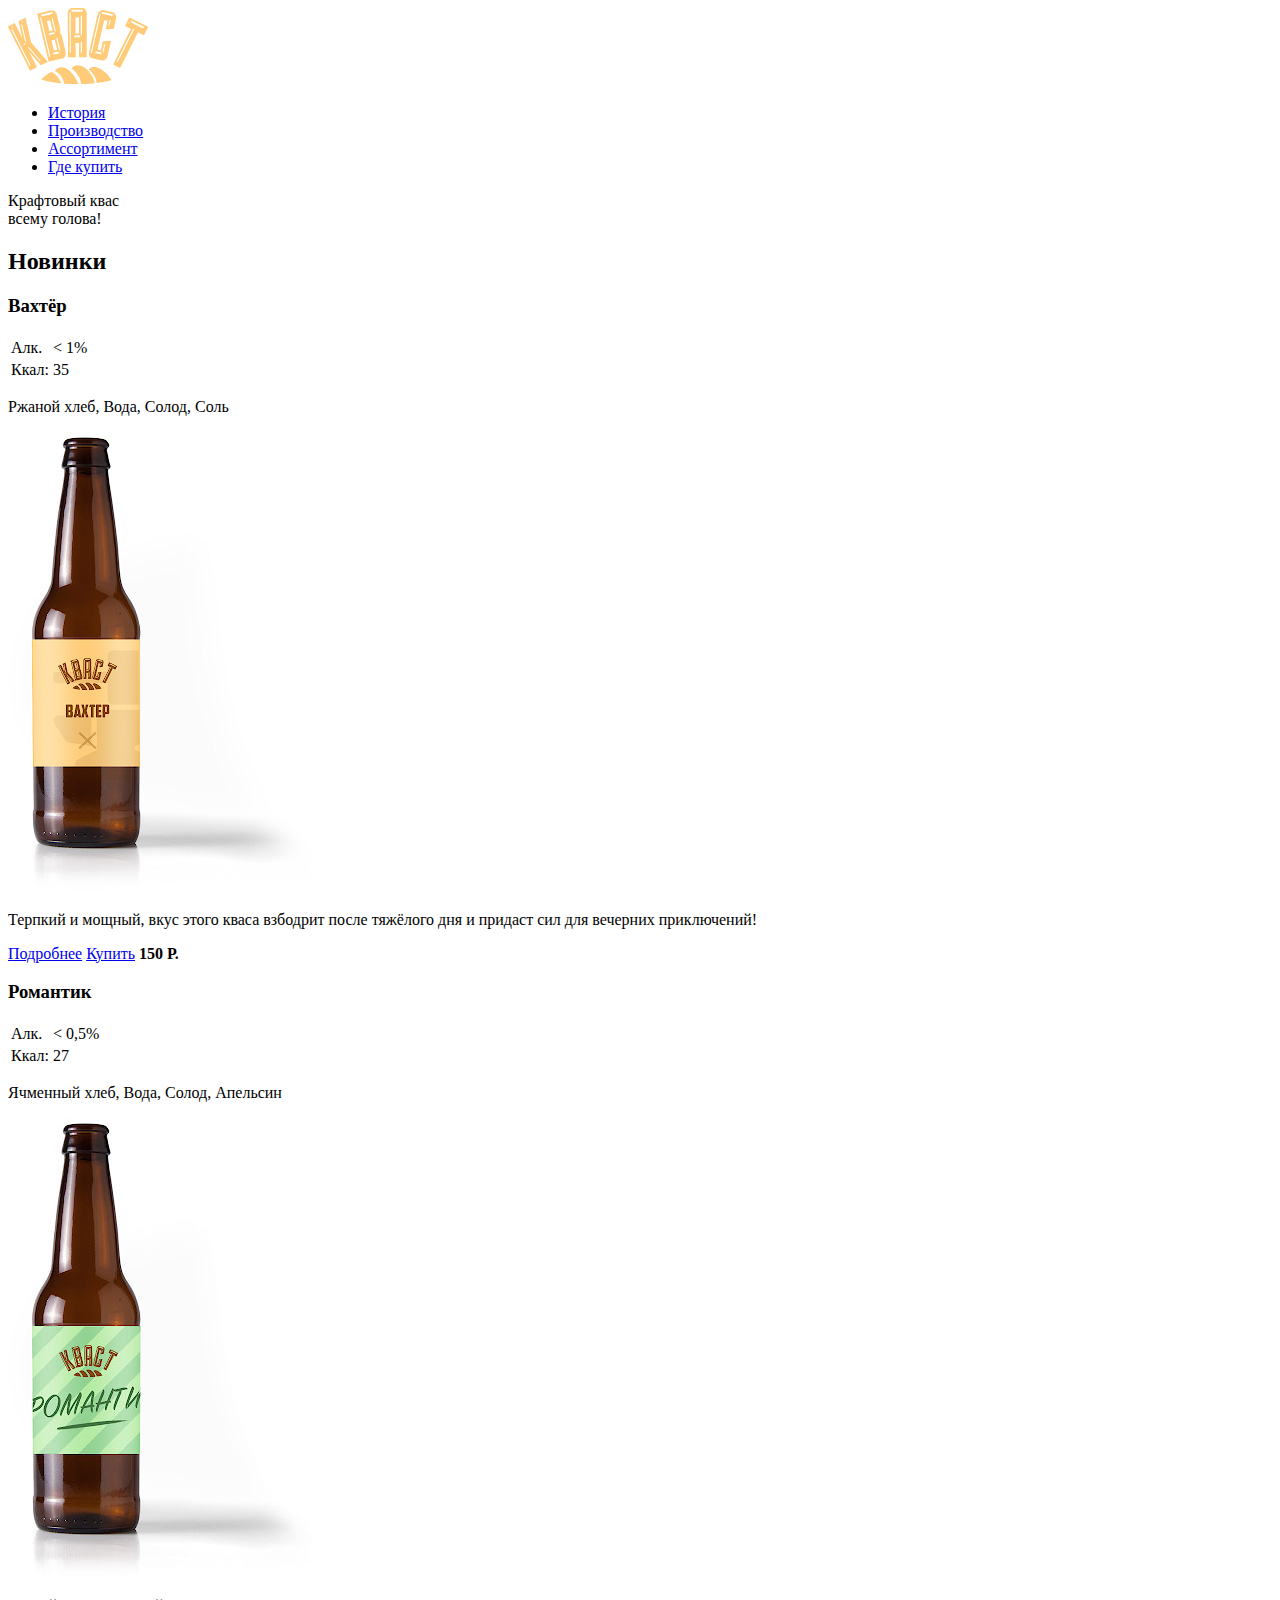
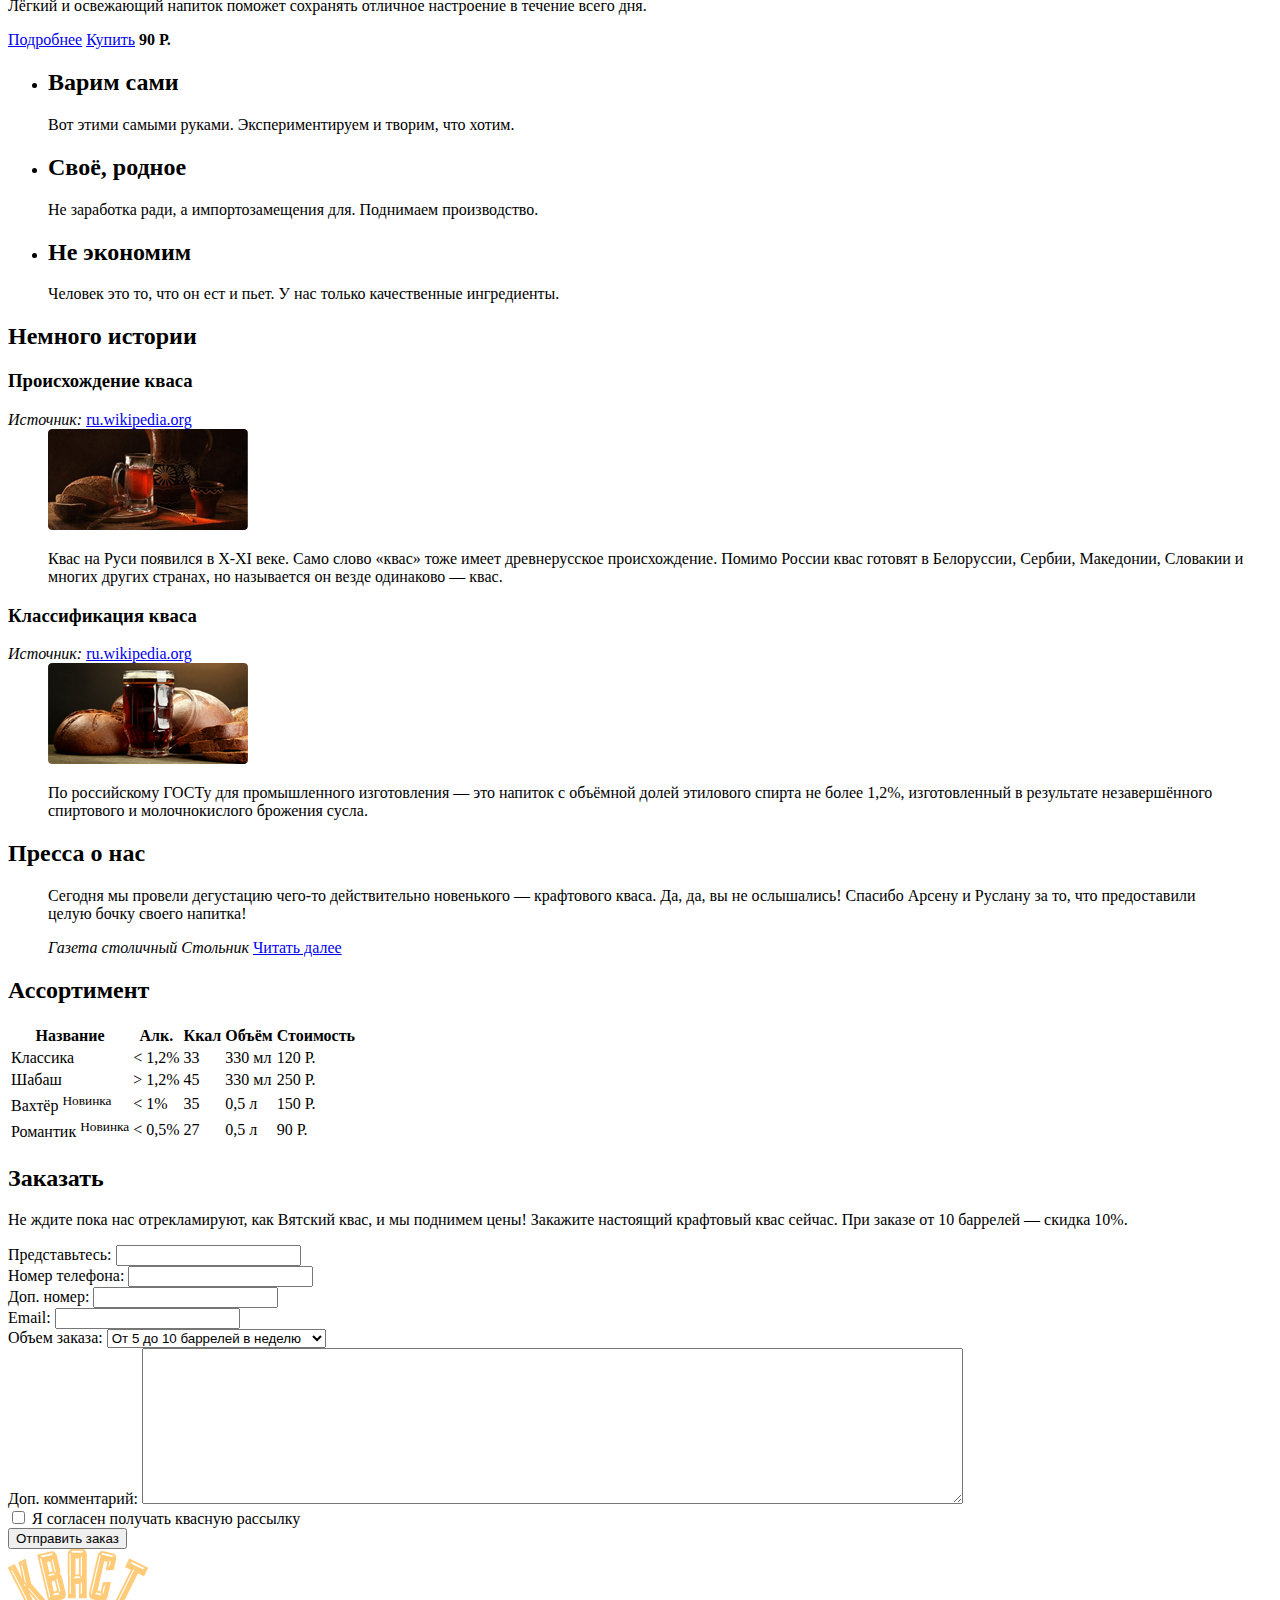
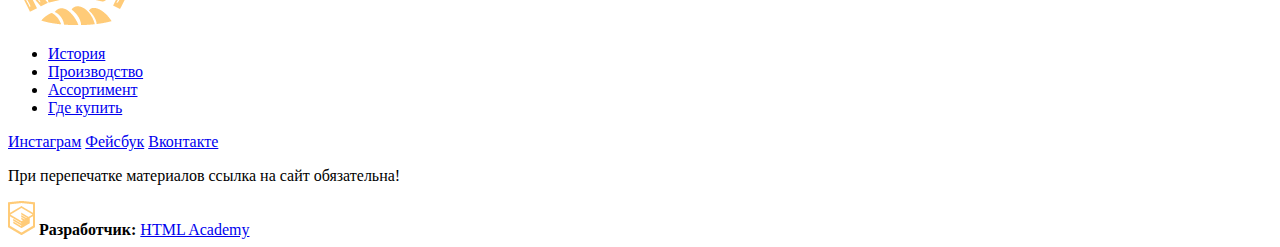
<file: htmlacademy.ru (Kvast)/index.html>
<!DOCTYPE HTML>
<html>
  <head>
    <meta charset="utf-8">
    <title>Кваст</title>
  </head>
  <body>
   <div class="page-header">
    <div class="logo"> 
     <img src="img/logo.png" width="140" height="76" alt="Кваст">
    </div>
    <div class="main-menu">
     <ul>
       <li><a href="#">История</a></li>
       <li><a href="#">Производство</a></li>
       <li><a href="#">Ассортимент</a></li>
       <li><a href="#">Где купить</a></li>
     </ul>
    </div>
    <div class="header-text">
     Крафтовый квас<br>
     всему голова!
     </div>
   </div>

   <!-- Шапка -->

   <div class="news">
      <h2>Новинки</h2>
    <div class="news-item">
      <div class="news-item-one">
       <h3>Вахтёр</h3>
       <div class="composition">
         <div class="composition-alco">
           <table class="composition-alco-price">
             <tr>
                <td>Алк.</td>
                <td> &lt; 1%</td>
              </tr>
              <tr>
                <td>Ккал:</td>
                <td>35</td>
              </tr>
              </table>
         </div>
         <div class="ingredients">
         <p>Ржаной хлеб, Вода, Солод, Соль</p>
         </div>
      </div>
      <img src="img/bottle-left.jpg" height="#" width="#" alt="Вахтер">
      <p>Терпкий и мощный, вкус этого кваса взбодрит после тяжёлого дня и придаст сил для вечерних приключений!</p>
        <a class="buttom-more" href="#" title="Подробнее">Подробнее</a>
        <a class="buttom-buy" href="#" title="Купить">Купить</a>
        <b>150 Р.</b>
     </div>
      
          <div class="news-item-one">
            <h3>Романтик</h3>
            <div class="composition">
              <div class="composition-alco">
                  <table class="composition-alco-price">
                      <tr>
                         <td>Алк.</td>
                         <td> &lt; 0,5%</td>
                       </tr>
                       <tr>
                         <td>Ккал:</td>
                         <td>27</td>
                       </tr>
                       </table>
              </div>
              <div class="ingredients">
              <p>Ячменный хлеб, Вода, Солод, Апельсин</p>
              </div>
           </div>
           <img src="img/bottle-right.jpg" height="#" width="#" alt="Романтик">
           <p>Лёгкий и освежающий напиток поможет сохранять отличное настроение в течение всего дня.</p>
            <a class="buttom-more" href="#" title="Подробнее">Подробнее</a>
            <a class="buttom-buy" href="#" title="Купить">Купить</a>
            <b>90 Р.</b>
          </div>
        </div>
   </div>

   <!-- Новинки -->

   <div class="features">
     <ul>
       <li class="features-post">
         <h2>Варим сами</h2>
         <p>Вот этими самыми руками. Экспериментируем и творим, что хотим.</p>
       </li>
       <li class="features-post">
         <h2>Своё, родное</h2>
         <p>Не заработка ради, а импортозамещения для. Поднимаем производство.</p>
       </li>
       <li class="features-post">
         <h2>Не экономим</h2>
         <p>Человек это то, что он ест и пьет. У нас только качественные ингредиенты.</p>
       </li>
     </ul>
   </div>

   <!-- Особенности -->

   <div class="history">
     <h2>Немного истории</h2>
     <dl>
       <dt>
         <h3>Происхождение кваса</h3>
         <i>Источник:</i> <a href="#" target="_blank">ru.wikipedia.org</a>
       </dt>
       <dd>
         <img src="img/wiki-1.png" alt="Происхождение кваса">
         <p>Квас на Руси появился в X-XI веке. Само слово «квас» тоже имеет древнерусское происхождение. Помимо России квас готовят в Белоруссии, Сербии, Македонии, Словакии и многих других странах, но называется он везде одинаково — квас.
          </p>
       </dd>
       <dt>
         <h3>Классификация кваса</h3>
         <i>Источник:</i> <a href="#" target="_blank">ru.wikipedia.org</a>
       </dt>
       <dd>
         <img src="img/wiki-2.png" alt="Классификация кваса">
         <p>По российскому ГОСТу для промышленного изготовления — это напиток с объёмной долей этилового спирта не более 1,2%, изготовленный в результате незавершённого спиртового и молочнокислого брожения сусла.
          </p>  
       </dd>
     </dl>
   </div>

   <!-- История -->

   <div class="otzivi">
     <h2>Пресса о нас</h2>
     <blockquote>
       <p>Сегодня мы провели дегустацию чего-то действительно новенького — крафтового кваса. Да, да, вы не ослышались! Спасибо Арсену и Руслану за то, что предоставили целую бочку своего напитка!
         </p>
         <cite>Газета столичный Стольник</cite>
         <a href="#" class="btn-otzivi">Читать далее</a>
      </blockquote>
   </div>

   <!-- Отзывы -->

   <div class="price">
     <h2>Ассортимент</h2>
     <table class="table-price">
       <tr>
         <th>Название</th>
         <th>Алк.</th>
         <th>Ккал</th>
         <th>Объём</th>
         <th>Стоимость</th>
       </tr>
       <tr>
        <td>Классика</td>
        <td>&lt; 1,2%</td>
        <td>33</td>
        <td>330 мл</td>
        <td>120 Р.</td>
       </tr>
       <tr>
        <td>Шабаш</td>
        <td>&gt; 1,2%</td>
        <td>45</td>
        <td>330 мл</td>
        <td>250 Р.</td>
       </tr> 
       <tr>
         <td>Вахтёр <sup>Новинка</sup></td>
         <td>&lt; 1%</td>
         <td>35</td>
         <td>0,5 л</td>
         <td>150 Р.</td>
       </tr>
       <tr>
         <td>Романтик <sup>Новинка</sup></td>
         <td>&lt; 0,5%</td>
         <td>27</td>
         <td>0,5 л</td>
         <td>90 Р.</td>
       </tr>
     </table>
   </div>

   <!-- Прайс -->

   <div class="form-feedback">
     <h2>Заказать</h2>
     <p>Не ждите пока нас отрекламируют, как Вятский квас, и мы поднимем цены! Закажите настоящий крафтовый квас сейчас. При заказе от 10 баррелей — скидка 10%.
     </p>
     <form class="form-form" method="POST">
       <div class="form-form-group">
         <label for="name">Представьтесь:</label>
           <input type="text" name="name" id="name">
       </div>
       <div class="form-form-group">
         <label for="phone">Номер телефона:</label>
         <input type="text" name="phone" id="phone">
       </div>
       <div class="form-form-group">
          <label for="phone-2">Доп. номер:</label>
          <input type="text" name="phone-2" id="phone-2">
        </div>
        <div class="form-form-group">
          <label for="email">Email:</label>
          <input type="text" name="email" id="email">
        </div>
        <div class="form-form-group">
          <label for="value-item">Объем заказа:</label>
          <select name="value-item" id="value-item">
            <option value="1">От 5 до 10 баррелей в неделю</option>
            <option value="2">От 10 до 15 баррелей в неделю</option>
            <option value="3">От 15 до 30 баррелей в неделю</option>
          </select>
        </div>
        <div class="form-form-group">
          <label for="message">Доп. комментарий:</label>
          <textarea name="message" id="message" cols="100" rows="10" ></textarea>
        </div>
        <div class="checkbox">
         <label>
           <input type="checkbox" name="subscribe">
           Я согласен получать квасную рассылку
         </label>
        </div>
        <div class="btn-form">
          <input type="submit" value="Отправить заказ">
        </div>
     </form>
   </div>

   <!-- Форма связи -->

   <div class="footer">
     <div class="logo-footer" >
        <img src="img/logo.png" width="140" height="76" alt="Кваст">
     </div>
     <div class="main-menu-footer">
        <ul>
            <li><a href="#">История</a></li>
            <li><a href="#">Производство</a></li>
            <li><a href="#">Ассортимент</a></li>
            <li><a href="#">Где купить</a></li>
          </ul>
     </div>
     <div>
       <a class="footer-social" href="#">Инстаграм</a>
       <a class="footer-social" href="#">Фейсбук</a>
       <a class="footer-social" href="#">Вконтакте</a>
       <p>При перепечатке материалов ссылка на сайт обязательна!</p>
     </div>
     <div>
       <img src="img/htmlacademy.png" alt="Корона">
       <b>Разработчик:</b> <a href="#">HTML Academy</a>
     </div>
   </div>

   <!-- Подвал -->

  </body>
</html>
</file>
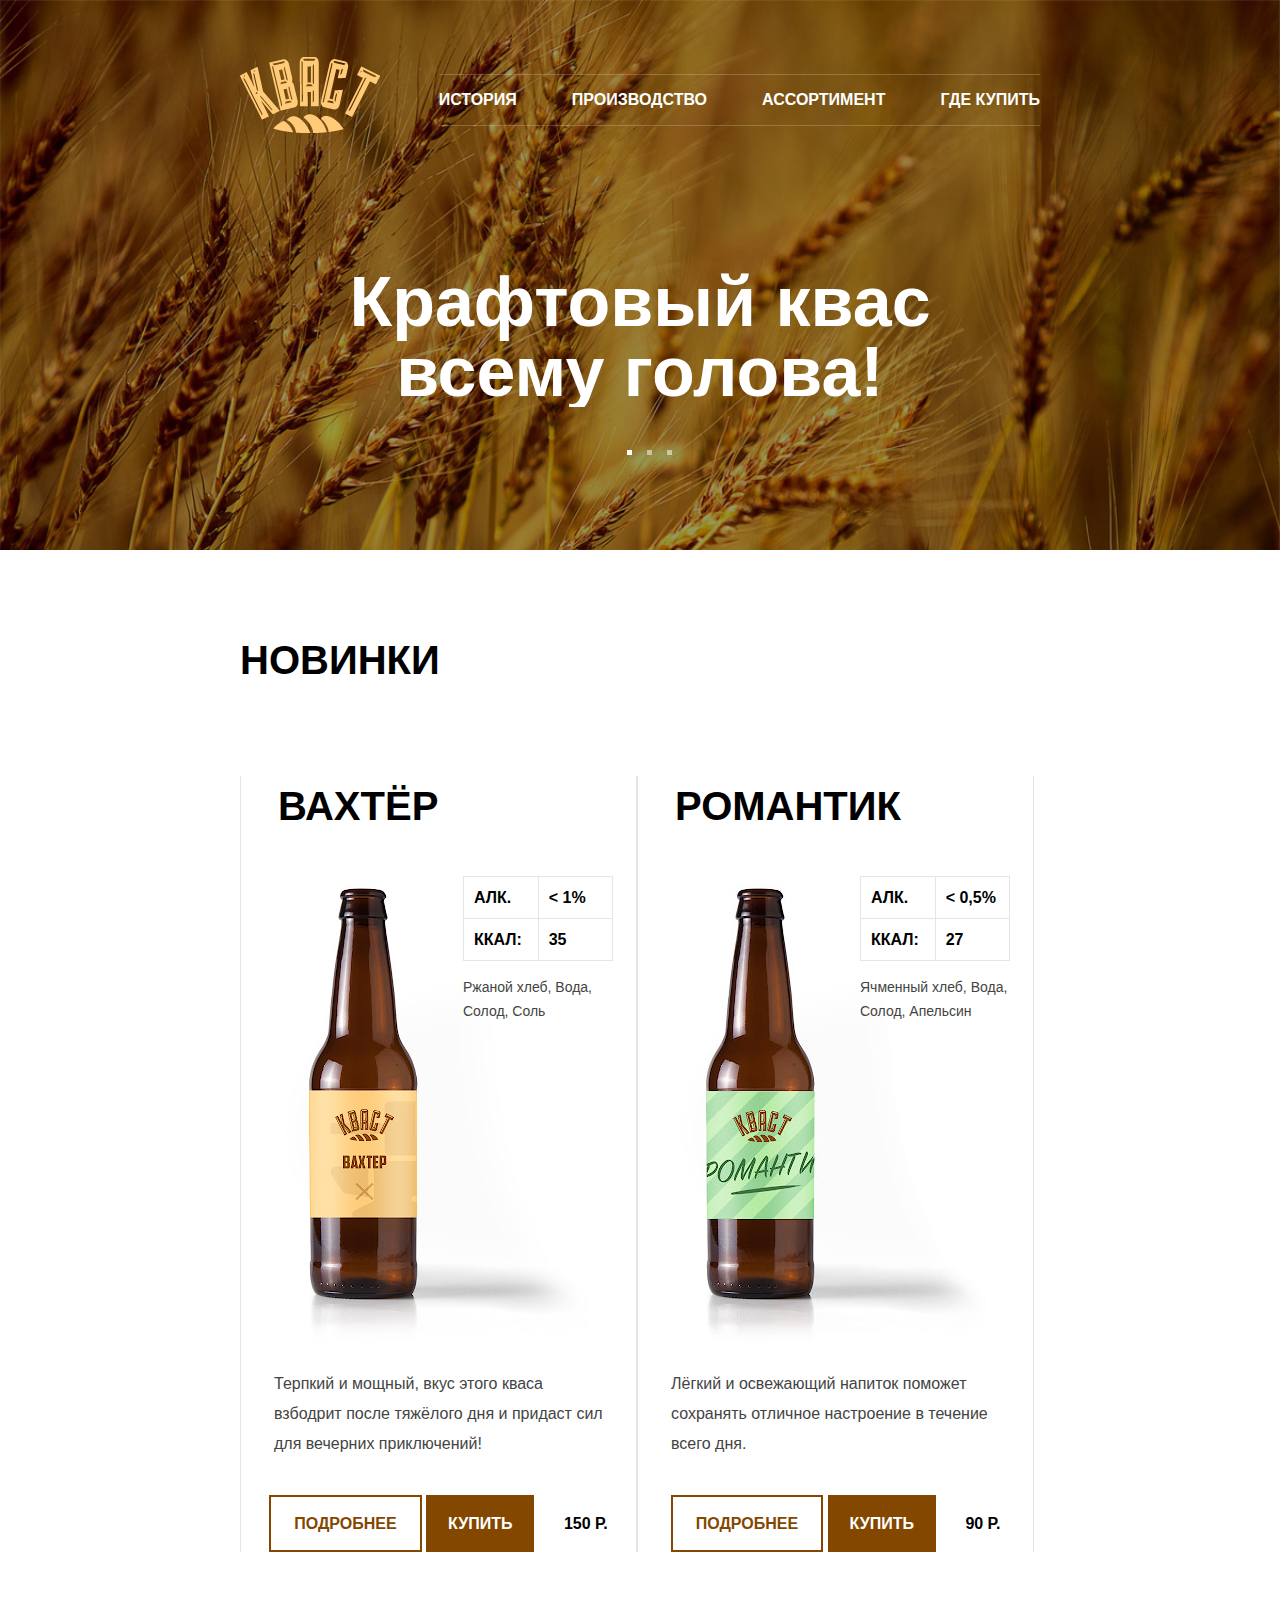
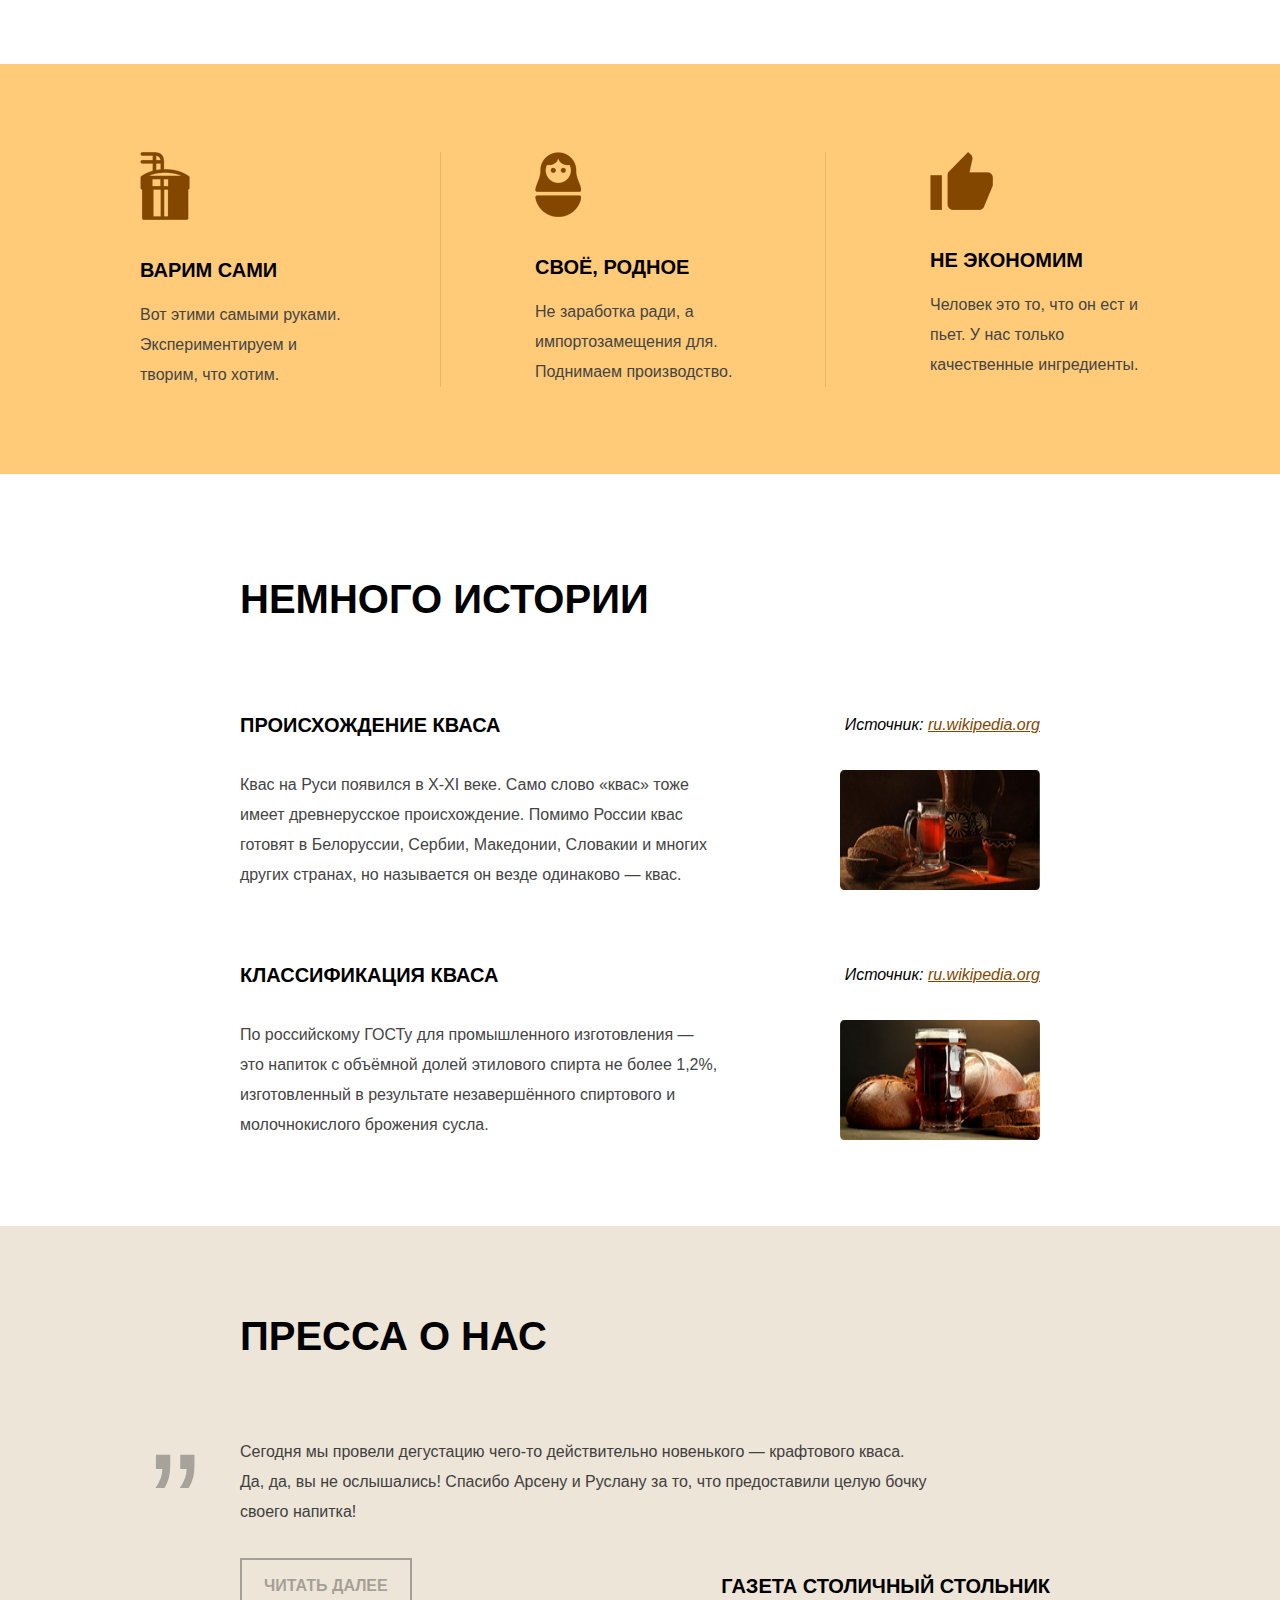
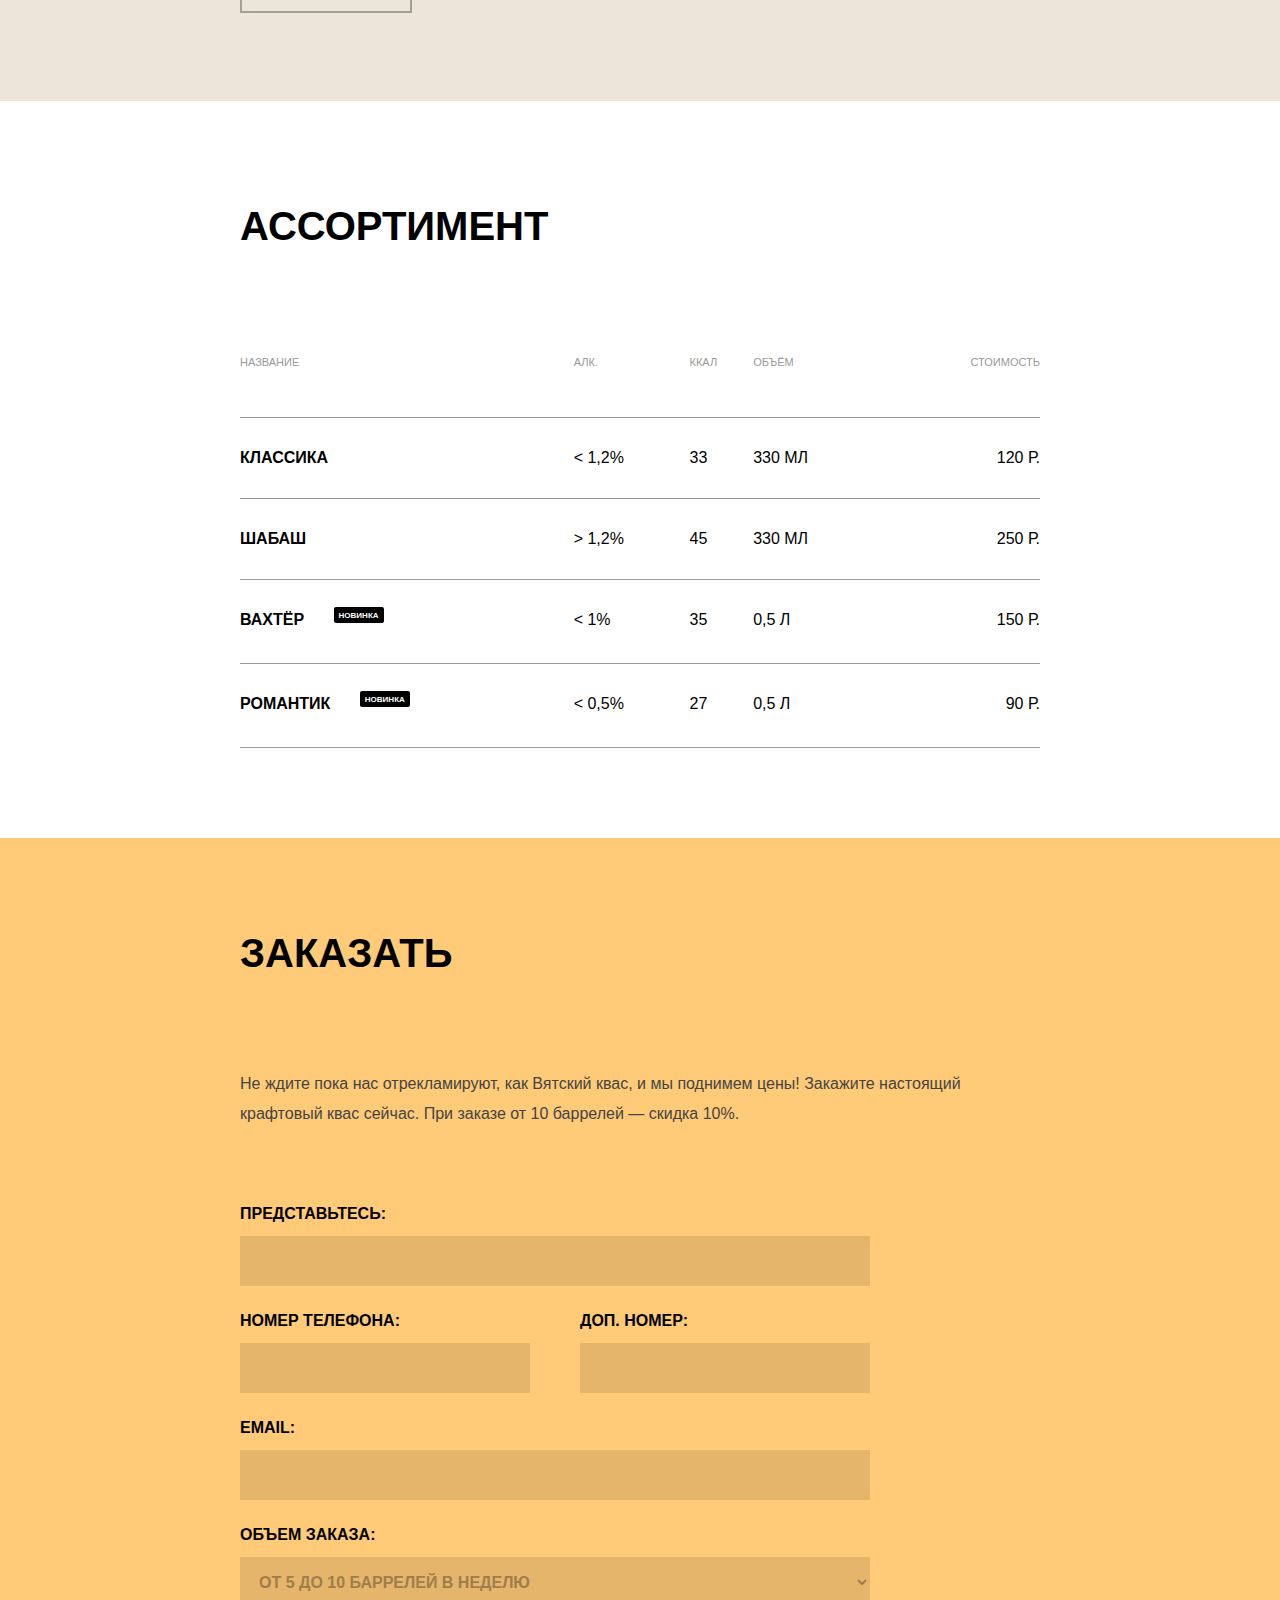
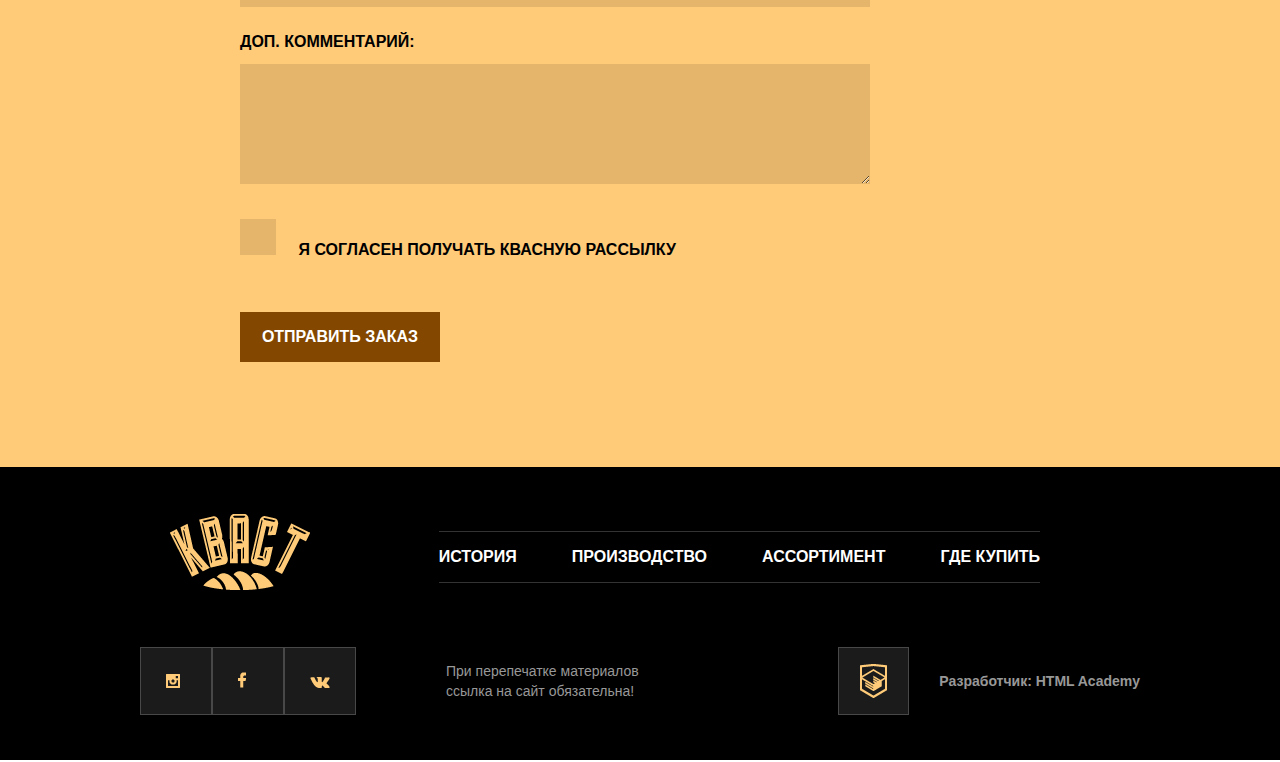
<file: htmlacademy.ru (site: "Кваст")/index.html>
<!DOCTYPE HTML>
<html lang="ru">

<head>
  <meta charset="UTF-8">
  <meta name="viewport" content="width=device-width, initial-scale=1.0">
  <meta http-equiv="X-UA-Compatible" content="ie=edge">
  <title>Store "Kvast"</title>
  <link rel="stylesheet" href="css/reset.css">
  <link rel="stylesheet" href="css/slick.css">
  <link rel="stylesheet" href="css/style.css">
</head>

<body>

  <header class="page-header">
    <div class="container">
      <div class="header__top">
        <div class="logo">
          <a href="#">
            <img src="img/logo.png" alt="">
          </a>
        </div>
        <nav class="main-menu">
          <img class="menu-decor" src="img/header-up.svg" alt="">
          <div class="main-menu__btn">
            <span></span>
          </div>
          <ul class="main-menu__list header-list">
            <li><a href="#">История</a></li>
            <li><a href="#">Производство</a></li>
            <li><a href="#">Ассортимент</a></li>
            <li><a href="#">Где купить</a></li>
          </ul>
          <img class="menu-decor decor-1" src="img/header-down.svg" alt="">
        </nav>
      </div>
      <div class="header-slider-jq">
        <div class="header-text">
          Крафтовый квас<br>
          всему голова!
        </div>
        <div class="header-text">
          Наш квас -<br>
          ваш айс!
        </div>
        <div class="header-text">
          Кто с квасом<br>
          тот молодец!
        </div>
      </div>
    </div>
  </header>

  <section class="news">
    <div class="container container-news">
      <div class="news__title">Новинки</div>
      <div class="news-item">
        <div class="news-item-one">
          <h2 class="news-h2">Вахтёр</h2>
          <div class="composition">
            <div class="composition-alco">
              <table class="composition-alco-price">
                <tr>
                  <td>Алк.</td>
                  <td> &lt; 1%</td>
                </tr>
                <tr>
                  <td>Ккал:</td>
                  <td>35</td>
                </tr>
              </table>
            </div>
            <div class="ingredients">
              <p>Ржаной хлеб, Вода, Солод, Соль</p>
            </div>
          </div>
          <img src="img/bottle-left.jpg" height="#" width="#" alt="Вахтер">
          <p class="text">Терпкий и мощный, вкус этого кваса взбодрит после тяжёлого дня и придаст сил для вечерних
            приключений!</p>
          <div class="buttom-group">
            <a class="buttom-more" href="#" title="Подробнее">Подробнее</a>
            <a class="buttom-buy" href="#" title="Купить">Купить</a>
            <b class="buttom-price">150 Р.</b>
          </div>
        </div>
        <div class="news-item-one">
          <h2 class="news-h2">Романтик</h2>
          <div class="composition">
            <div class="composition-alco">
              <table class="composition-alco-price">
                <tr>
                  <td>Алк.</td>
                  <td> &lt; 0,5%</td>
                </tr>
                <tr>
                  <td>Ккал:</td>
                  <td>27</td>
                </tr>
              </table>
            </div>
            <div class="ingredients">
              <p>Ячменный хлеб, Вода, Солод, Апельсин</p>
            </div>
          </div>
          <img src="img/bottle-right.jpg" height="#" width="#" alt="Романтик">
          <p class="text">Лёгкий и освежающий напиток поможет сохранять отличное настроение в течение всего дня.</p>
          <div class="buttom-group">
            <a class="buttom-more" href="#" title="Подробнее">Подробнее</a>
            <a class="buttom-buy" href="#" title="Купить">Купить</a>
            <b class="buttom-price">90 Р.</b>
          </div>
        </div>
      </div>
    </div>
  </section>

  <section class="features">
    <div class="container-1">
      <ul>
        <li class="features-post">
          <img src="img/features-1.png" alt="">
          <h3>Варим сами</h3>
          <p>Вот этими самыми руками. Экспериментируем и творим, что хотим.</p>
        </li>
        <li class="features-post borders">
          <img src="img/features-2.png" alt="">
          <h3>Своё, родное</h3>
          <p>Не заработка ради, а импортозамещения для. Поднимаем производство.</p>
        </li>
        <li class="features-post">
          <img src="img/features-3.png" alt="">
          <h3>Не экономим</h3>
          <p>Человек это то, что он ест и пьет. У нас только качественные ингредиенты.</p>
        </li>
      </ul>
    </div>
  </section>

  <section class="history">
    <div class="container">
      <h2>Немного истории</h2>
      <dl>
        <dt>
          <h3>Происхождение кваса</h3>
          <div><i>Источник:</i> <a href="#" target="_blank">ru.wikipedia.org</a></div>
        </dt>
        <dd class="dd">
          <img src="img/wiki-1.png" alt="Происхождение кваса">
          <p>Квас на Руси появился в X-XI веке. Само слово «квас» тоже имеет древнерусское происхождение. Помимо России
            квас готовят в Белоруссии, Сербии, Македонии, Словакии и многих других странах, но называется он везде
            одинаково — квас.
          </p>
        </dd>
        <dt>
          <h3>Классификация кваса</h3>
          <div><i>Источник:</i> <a href="#" target="_blank">ru.wikipedia.org</a></div>
        </dt>
        <dd class="margin-block">
          <img src="img/wiki-2.png" alt="Классификация кваса">
          <p>По российскому ГОСТу для промышленного изготовления — это напиток с объёмной долей этилового спирта не
            более
            1,2%, изготовленный в результате незавершённого спиртового и молочнокислого брожения сусла.
          </p>
        </dd>
      </dl>
    </div>
  </section>

  <section class="otzivi">
    <div class="container">
      <h2>Пресса о нас</h2>
      <blockquote>
        <p>Сегодня мы провели дегустацию чего-то действительно новенького — крафтового кваса. Да, да, вы не ослышались!
          Спасибо Арсену и Руслану за то, что предоставили целую бочку своего напитка!
        </p>
        <a href="#" class="btn-otzivi">Читать далее</a>
        <h3>Газета столичный Стольник</h3>
      </blockquote>
    </div>
  </section>

  <section class="price">
    <div class="container">
      <h2>Ассортимент</h2>
      <table class="table-price">
        <tr>
          <th>Название</th>
          <th>Алк.</th>
          <th>Ккал</th>
          <th>Объём</th>
          <th>Стоимость</th>
        </tr>
        <tr>
          <td>Классика</td>
          <td>&lt; 1,2%</td>
          <td>33</td>
          <td>330 мл</td>
          <td>120 Р.</td>
        </tr>
        <tr>
          <td>Шабаш</td>
          <td>&gt; 1,2%</td>
          <td>45</td>
          <td>330 мл</td>
          <td>250 Р.</td>
        </tr>
        <tr>
          <td>Вахтёр <sup>Новинка</sup></td>
          <td>&lt; 1%</td>
          <td>35</td>
          <td>0,5 л</td>
          <td>150 Р.</td>
        </tr>
        <tr>
          <td>Романтик <sup>Новинка</sup></td>
          <td>&lt; 0,5%</td>
          <td>27</td>
          <td>0,5 л</td>
          <td>90 Р.</td>
        </tr>
      </table>
    </div>
  </section>

  <section class="form-feedback">
    <div class="container">
      <h2>Заказать</h2>
      <p>Не ждите пока нас отрекламируют, как Вятский квас, и мы поднимем цены! Закажите настоящий крафтовый квас
        сейчас.
        При заказе от 10 баррелей — скидка 10%.
      </p>
      <form class="form-form" method="POST">
        <div class="form-form-group">
          <label for="name">Представьтесь:</label>
          <input type="text" name="name" id="name">
        </div>
        <div class="phone-wrapper">
          <div class="form-form-group">
            <label for="phone">Номер телефона:</label>
            <input type="text" name="phone" id="phone">
          </div>
          <div class="form-form-group phone-2">
            <label for="phone-2">Доп. номер:</label>
            <input type="text" name="phone-2" id="phone-2">
          </div>
        </div>
        <div class="form-form-group">
          <label for="email">Email:</label>
          <input type="text" name="email" id="email">
        </div>
        <div class="form-form-group">
          <label for="value-item">Объем заказа:</label>
          <select name="value-item" id="value-item">
            <option value="1">От 5 до 10 баррелей в неделю</option>
            <option value="2">От 10 до 15 баррелей в неделю</option>
            <option value="3">От 15 до 30 баррелей в неделю</option>
          </select>
        </div>
        <div class="form-form-group">
          <label for="message">Доп. комментарий:</label>
          <textarea name="message" id="message" cols="100" rows="10"></textarea>
        </div>
        <div class="checkbox">
          <input type="checkbox" name="subscribe" id="sub-check">
          <label for="sub-check">
            <span>я согласен получать квасную рассылку</span>
          </label>
        </div>
        <button type="submit" value="получен заказ">Отправить заказ</button>
      </form>
    </div>
  </section>

  <footer class="footer">
    <div class="container-1">
      <div class="container">
        <div class="footer-top">
          <div class="logo-footer">
            <img src="img/logo.png" width="140" height="76" alt="Кваст">
          </div>
          <nav class="main-menu main-menu-footer">
            <ul class="main-menu__list main-menu__list-footer">
              <li><a href="#">История</a></li>
              <li><a href="#">Производство</a></li>
              <li><a href="#">Ассортимент</a></li>
              <li><a href="#">Где купить</a></li>
            </ul>
          </nav>
          <div class="footer-menu-respons">
            <a href="#">История</a>
            <a href="#">Производство</a>
            <a href="#">Ассортимент</a>
            <a href="#">Где купить</a>
          </div>
        </div>
      </div>
      <div class="footer-wrapper">
        <div class="footer-social">
          <a class="footer-social__icon" href="#"><img src="img/insta-icon.svg" alt="Инстаграмм"></a>
          <a class="footer-social__icon" href="#"><img src="img/fb-icon.svg" alt="Фейсбук"></a>
          <a class="footer-social__icon" href="#"><img src="img/vk-icon.svg" alt="Вконтакт"></a>
          <p class="pp-text">При перепечатке материалов ссылка на сайт обязательна!</p>
        </div>
        <div class="footer-scool">
          <img src="img/htmlacademy.png" alt="Корона">
          <p><b>Разработчик:</b> <a href="#">HTML Academy</a></p>
        </div>
      </div>
    </div>
  </footer>

  <script src="https://ajax.googleapis.com/ajax/libs/jquery/3.4.1/jquery.min.js"></script>
  <script src="js/slick.min.js"></script>
  <script src="js/main.js"></script>
</body>

</html>
</file>
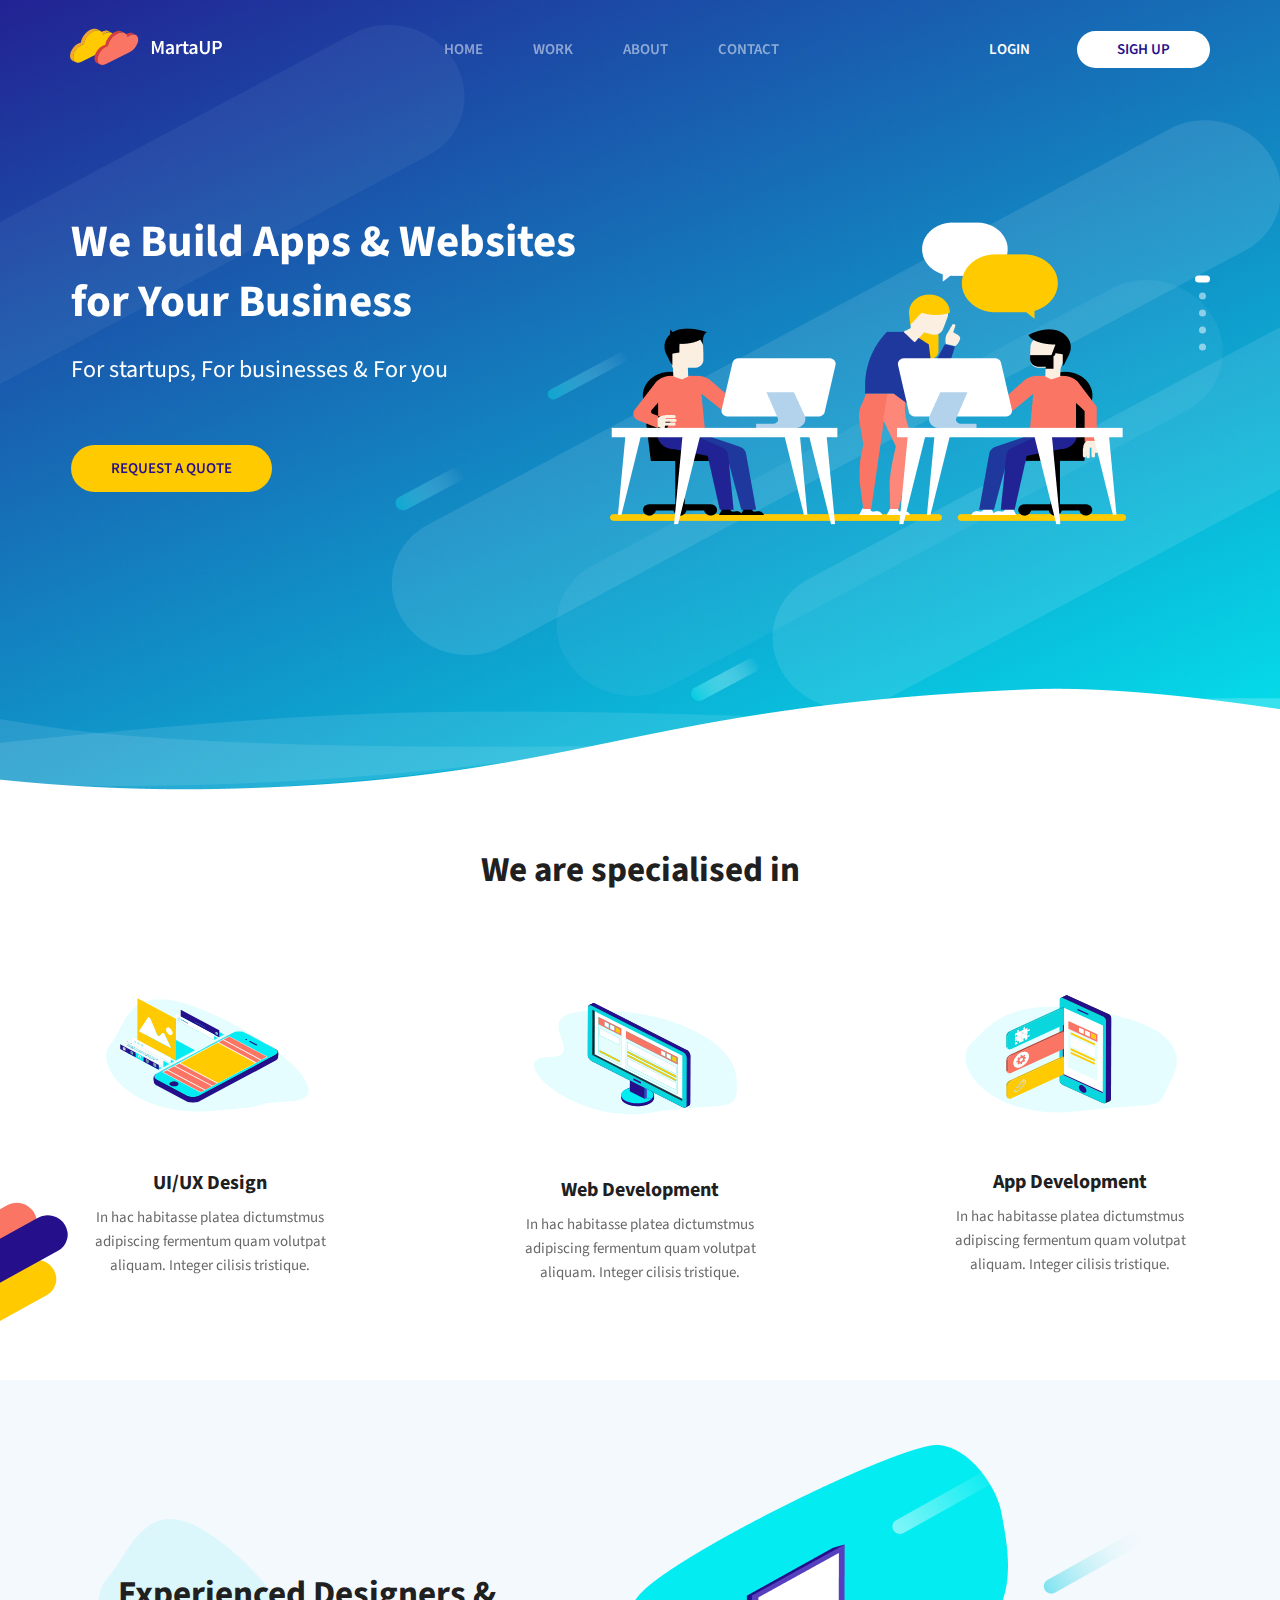
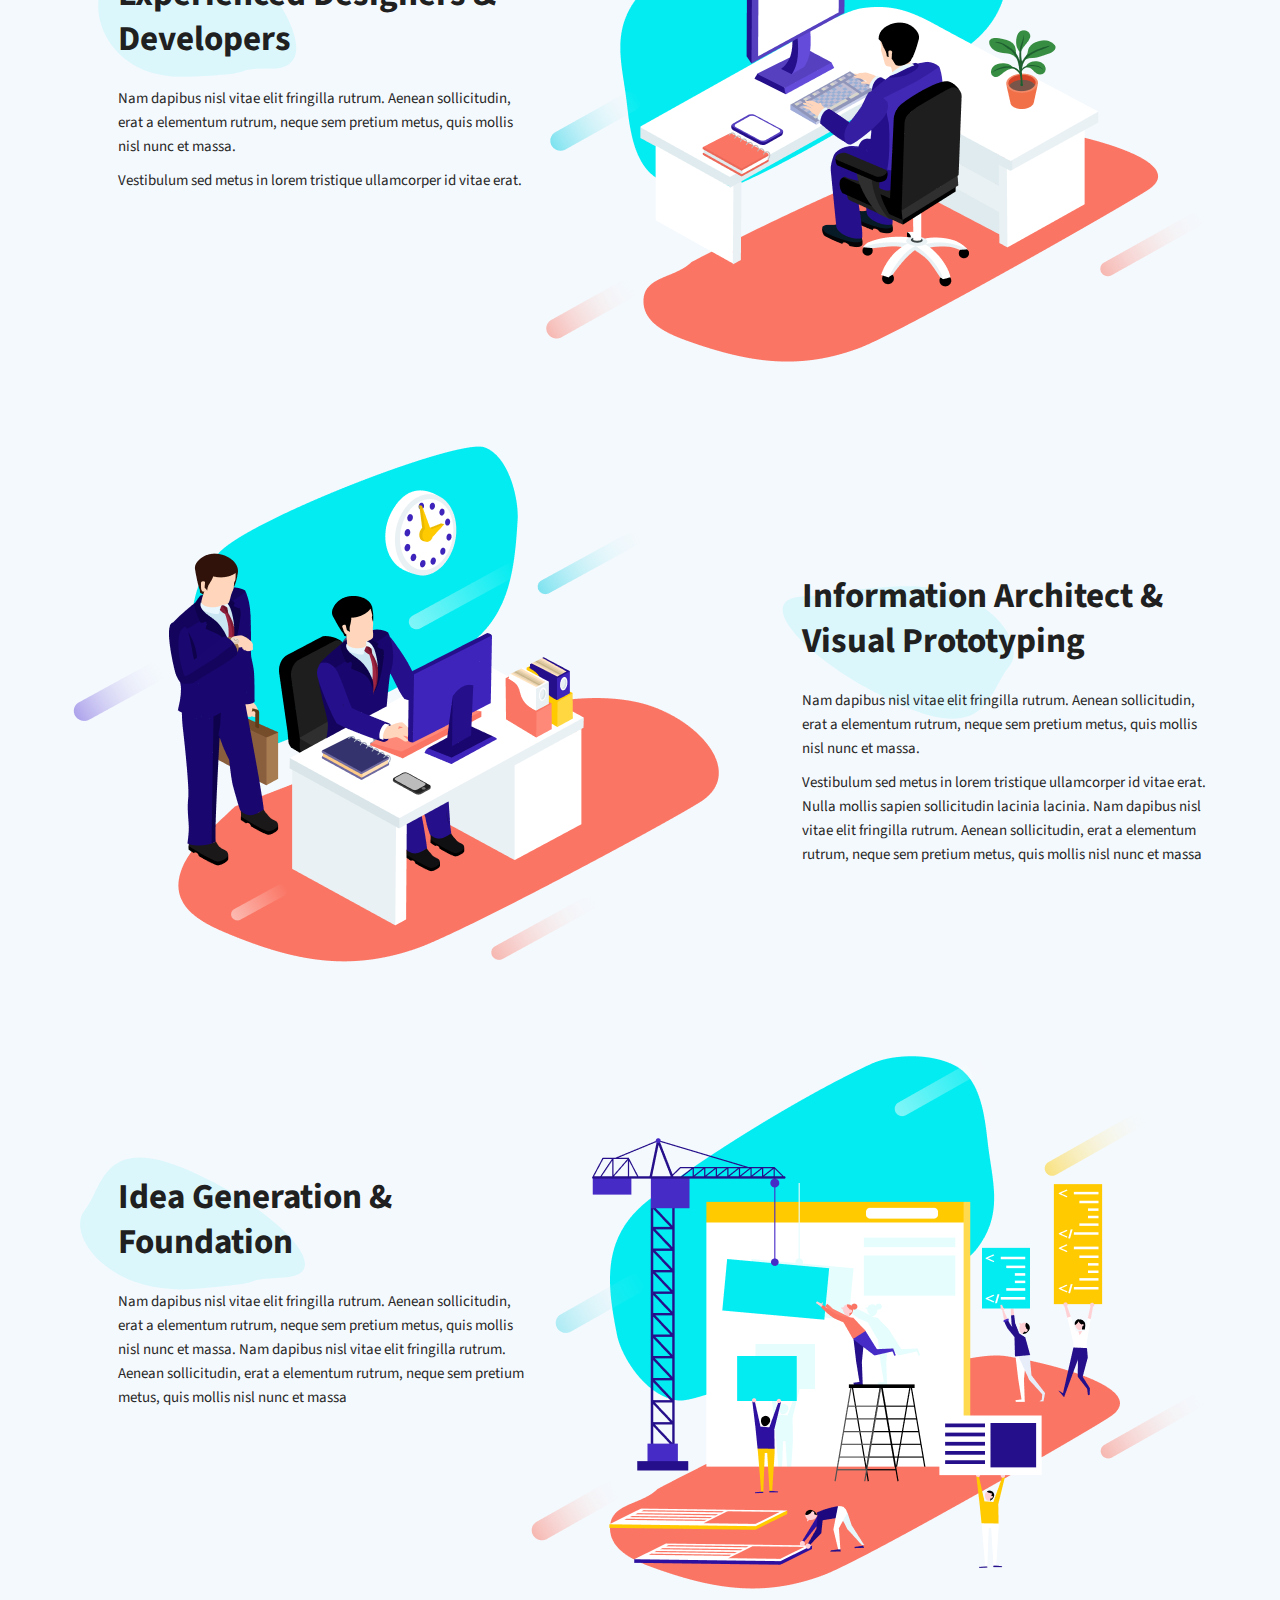
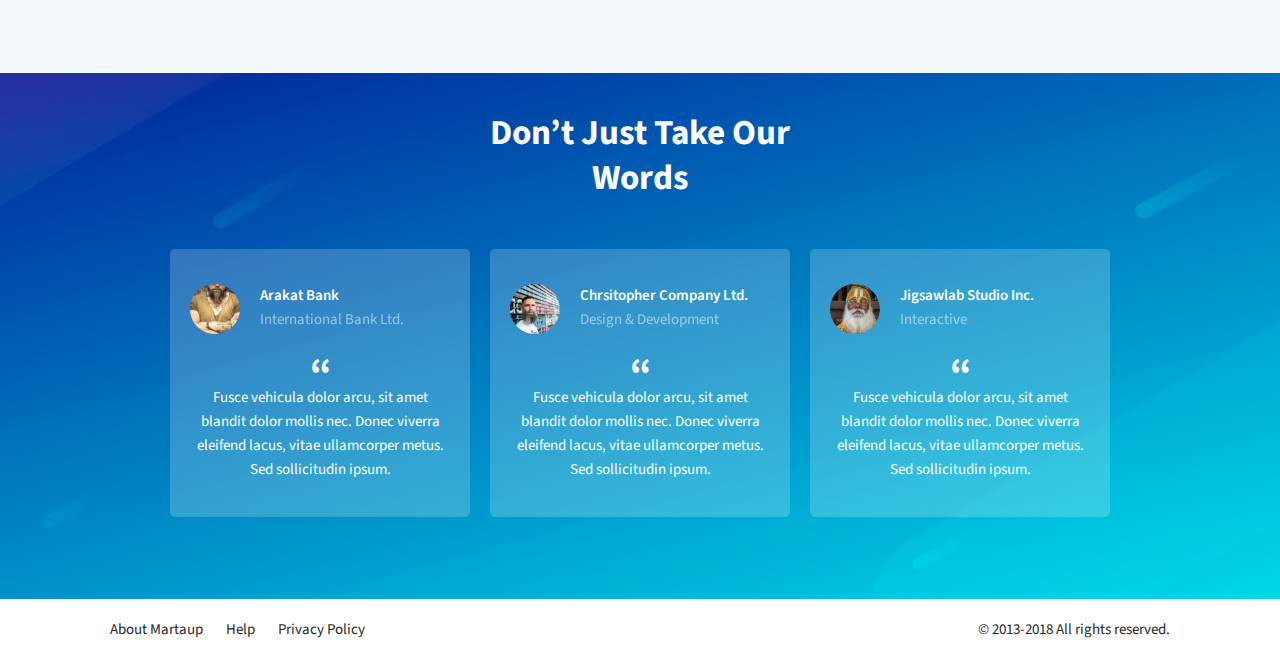
<file: martaup (youtube: От-0-до-1)/martaup/index.html>
<!DOCTYPE html>
<html lang="en">

<head>
  <meta charset="UTF-8">
  <meta name="viewport" content="width=device-width, initial-scale=1.0">
  <meta http-equiv="X-UA-Compatible" content="ie=edge">
  <title>Document</title>
  <link href="https://fonts.googleapis.com/css?family=Source+Sans+Pro:400,600,700&display=swap" rel="stylesheet">
  <link rel="stylesheet" href="css/reset.css">
  <link rel="stylesheet" href="css/slick.css">
  <link rel="stylesheet" href="css/style.css">
</head>

<body>
  <header class="header">
    <div class="container">

      <div class="header__top">
        <div class="logo">
          <a href="#">
            <img src="images/Logo.svg" alt="">
          </a>
        </div>
        <nav class="menu">
          <div class="menu__btn">
            <span></span>
          </div>
          <ul class="menu__list">
            <li><a href="#">home</a></li>
            <li><a href="#">work</a></li>
            <li><a href="#">about</a></li>
            <li><a href="#">contact</a></li>
          </ul>
        </nav>
        <div class="header-btn">
          <a class="login" href="">login</a>
          <a class="sigh-up" href="">sigh up</a>
        </div>
      </div>

      <div class="header-slider">
        <div class="header-slider__item">
          <div class="header-slider__item-content">
            <div class="header-slider__item-info">
              <h3 class="header-slider__title">
                We Build Apps & Websites
                for Your Business
              </h3>
              <div class="header-slider__description">
                For startups, For businesses & For you
              </div>
              <a class="header-slider__btn" href="#">
                Request a quote
              </a>
            </div>
            <div class="header-slider__item-images">
              <img src="images/header-slider.png" alt="">
            </div>
          </div>
        </div>
        <div class="header-slider__item">
          <div class="header-slider__item-content">
            <div class="header-slider__item-info">
              <h3 class="header-slider__title">
                We Build Apps & Websites
                for Your Business
              </h3>
              <div class="header-slider__description">
                For startups, For businesses & For you
              </div>
              <a class="header-slider__btn" href="#">
                Request a quote
              </a>
            </div>
            <div class="header-slider__item-images">
              <img src="images/header-slider.png" alt="">
            </div>
          </div>
        </div>
        <div class="header-slider__item">
          <div class="header-slider__item-content">
            <div class="header-slider__item-info">
              <h3 class="header-slider__title">
                We Build Apps & Websites
                for Your Business
              </h3>
              <div class="header-slider__description">
                For startups, For businesses & For you
              </div>
              <a class="header-slider__btn" href="#">
                Request a quote
              </a>
            </div>
            <div class="header-slider__item-images">
              <img src="images/header-slider.png" alt="">
            </div>
          </div>
        </div>
        <div class="header-slider__item">
          <div class="header-slider__item-content">
            <div class="header-slider__item-info">
              <h3 class="header-slider__title">
                We Build Apps & Websites
                for Your Business
              </h3>
              <div class="header-slider__description">
                For startups, For businesses & For you
              </div>
              <a class="header-slider__btn" href="#">
                Request a quote
              </a>
            </div>
            <div class="header-slider__item-images">
              <img src="images/header-slider.png" alt="">
            </div>
          </div>
        </div>
        <div class="header-slider__item">
          <div class="header-slider__item-content">
            <div class="header-slider__item-info">
              <h3 class="header-slider__title">
                We Build Apps & Websites
                for Your Business
              </h3>
              <div class="header-slider__description">
                For startups, For businesses & For you
              </div>
              <a class="header-slider__btn" href="#">
                Request a quote
              </a>
            </div>
            <div class="header-slider__item-images">
              <img src="images/header-slider.png" alt="">
            </div>
          </div>
        </div>

      </div>

    </div>
  </header>

  <section class="specialised">
    <div class="container">
      <div class="specialised__title title">
        We are specialised in
      </div>

      <div class="specialised__items">
        <div class="specialised__item">
          <div class="specialised__item-img">
            <img src="images/specialised-img-1.svg" alt="">
          </div>
          <div class="specialised__item-title">
            UI/UX Design
          </div>
          <div class="specialised__item-text">
            In hac habitasse platea dictumstmus adipiscing fermentum quam volutpat aliquam. Integer cilisis tristique.
          </div>
        </div>

        <div class="specialised__item">
          <div class="specialised__item-img">
            <img src="images/specialised-img-2.svg" alt="">
          </div>
          <div class="specialised__item-title">
            Web Development
          </div>
          <div class="specialised__item-text">
            In hac habitasse platea dictumstmus adipiscing fermentum quam volutpat aliquam. Integer cilisis tristique.
          </div>
        </div>

        <div class="specialised__item">
          <div class="specialised__item-img">
            <img src="images/specialised-img-3.svg" alt="">
          </div>
          <div class="specialised__item-title">
            App Development
          </div>
          <div class="specialised__item-text">
            In hac habitasse platea dictumstmus adipiscing fermentum quam volutpat aliquam. Integer cilisis tristique.
          </div>
        </div>

      </div>
    </div>
  </section>

  <section class="advantages">
    <div class="container">

      <div class="advantages-box">
        <div class="advantages-box__info">
          <div class="advantages-box__title">
            Experienced Designers &
            Developers
          </div>
          <div class="advantages-box__text">
            <p>
              Nam dapibus nisl vitae elit fringilla rutrum. Aenean sollicitudin, erat a elementum rutrum, neque sem
              pretium metus, quis mollis nisl nunc et massa.
            </p>
            <p>
              Vestibulum sed metus in lorem tristique ullamcorper id vitae erat.
            </p>
          </div>
        </div>
        <div class="advantages-box__img">
          <img src="images/advantages-1.png" alt="">
        </div>
      </div>

      <div class="advantages-box advantages-box--right">
        <div class="advantages-box__info">
          <div class="advantages-box__title">
            Information Architect &
            Visual Prototyping
          </div>
          <div class="advantages-box__text">
            <p>
              Nam dapibus nisl vitae elit fringilla rutrum. Aenean sollicitudin, erat a elementum rutrum, neque sem
              pretium metus, quis mollis nisl nunc et massa.
            </p>
            <p>
              Vestibulum sed metus in lorem tristique ullamcorper id vitae erat. Nulla mollis sapien sollicitudin
              lacinia lacinia. Nam dapibus nisl vitae elit fringilla rutrum. Aenean sollicitudin, erat a elementum
              rutrum, neque sem pretium metus, quis mollis nisl nunc et massa
            </p>
          </div>
        </div>
        <div class="advantages-box__img">
          <img src="images/advantages-2.png" alt="">
        </div>
      </div>

      <div class="advantages-box">
        <div class="advantages-box__info">
          <div class="advantages-box__title">
            Idea Generation &
            Foundation
          </div>
          <div class="advantages-box__text">
            <p>
              Nam dapibus nisl vitae elit fringilla rutrum. Aenean sollicitudin, erat a elementum rutrum, neque sem
              pretium metus, quis mollis nisl nunc et massa. Nam dapibus nisl vitae elit fringilla rutrum. Aenean
              sollicitudin, erat a elementum rutrum, neque sem pretium metus, quis mollis nisl nunc et massa
            </p>
          </div>
        </div>
        <div class="advantages-box__img">
          <img src="images/advantages-3.png" alt="">
        </div>
      </div>

    </div>
  </section>

  <section class="reviews">
    <div class="container">
      <div class="reviews__title title">
        Don’t Just Take Our Words
      </div>
      <div class="reviews__items">

        <div class="reviews__item">
          <div class="reviews__item-head">
            <img src="images/rev-1.png" alt="">
            <div class="reviews__item-info">
              <div class="reviews__item-name">Arakat Bank</div>
              <div class="reviews__item-positions">International Bank Ltd.</div>
            </div>
          </div>
          <div class="reviews__item-text">
            Fusce vehicula dolor arcu, sit amet blandit dolor mollis nec. Donec viverra eleifend lacus, vitae
            ullamcorper metus. Sed sollicitudin ipsum.
          </div>
        </div>

        <div class="reviews__item">
          <div class="reviews__item-head">
            <img src="images/rev-2.png" alt="">
            <div class="reviews__item-info">
              <div class="reviews__item-name">Chrsitopher Company Ltd.</div>
              <div class="reviews__item-positions">Design & Development</div>
            </div>
          </div>
          <div class="reviews__item-text">
            Fusce vehicula dolor arcu, sit amet blandit dolor mollis nec. Donec viverra eleifend lacus, vitae
            ullamcorper metus. Sed sollicitudin ipsum.
          </div>
        </div>

        <div class="reviews__item">
          <div class="reviews__item-head">
            <img src="images/rev-3.png" alt="">
            <div class="reviews__item-info">
              <div class="reviews__item-name">Jigsawlab Studio Inc.</div>
              <div class="reviews__item-positions">Interactive</div>
            </div>
          </div>
          <div class="reviews__item-text">
            Fusce vehicula dolor arcu, sit amet blandit dolor mollis nec. Donec viverra eleifend lacus, vitae
            ullamcorper metus. Sed sollicitudin ipsum.
          </div>
        </div>

      </div>
    </div>
  </section>

  <footer>
    <div class="container">
      <div class="footer__inner">
        <div class="footer__link">
          <a href="">About Martaup</a>
          <a href="">Help</a>
          <a href="">Privacy Policy</a>
        </div>
        <div class="footer__copy">
          © 2013-2018 All rights reserved.
        </div>
      </div>
    </div>
  </footer>
  <script src="https://ajax.googleapis.com/ajax/libs/jquery/3.4.1/jquery.min.js"></script>
  <script src="js/slick.min.js"></script>
  <script src="js/main.js"></script>
</body>

</html>
</file>
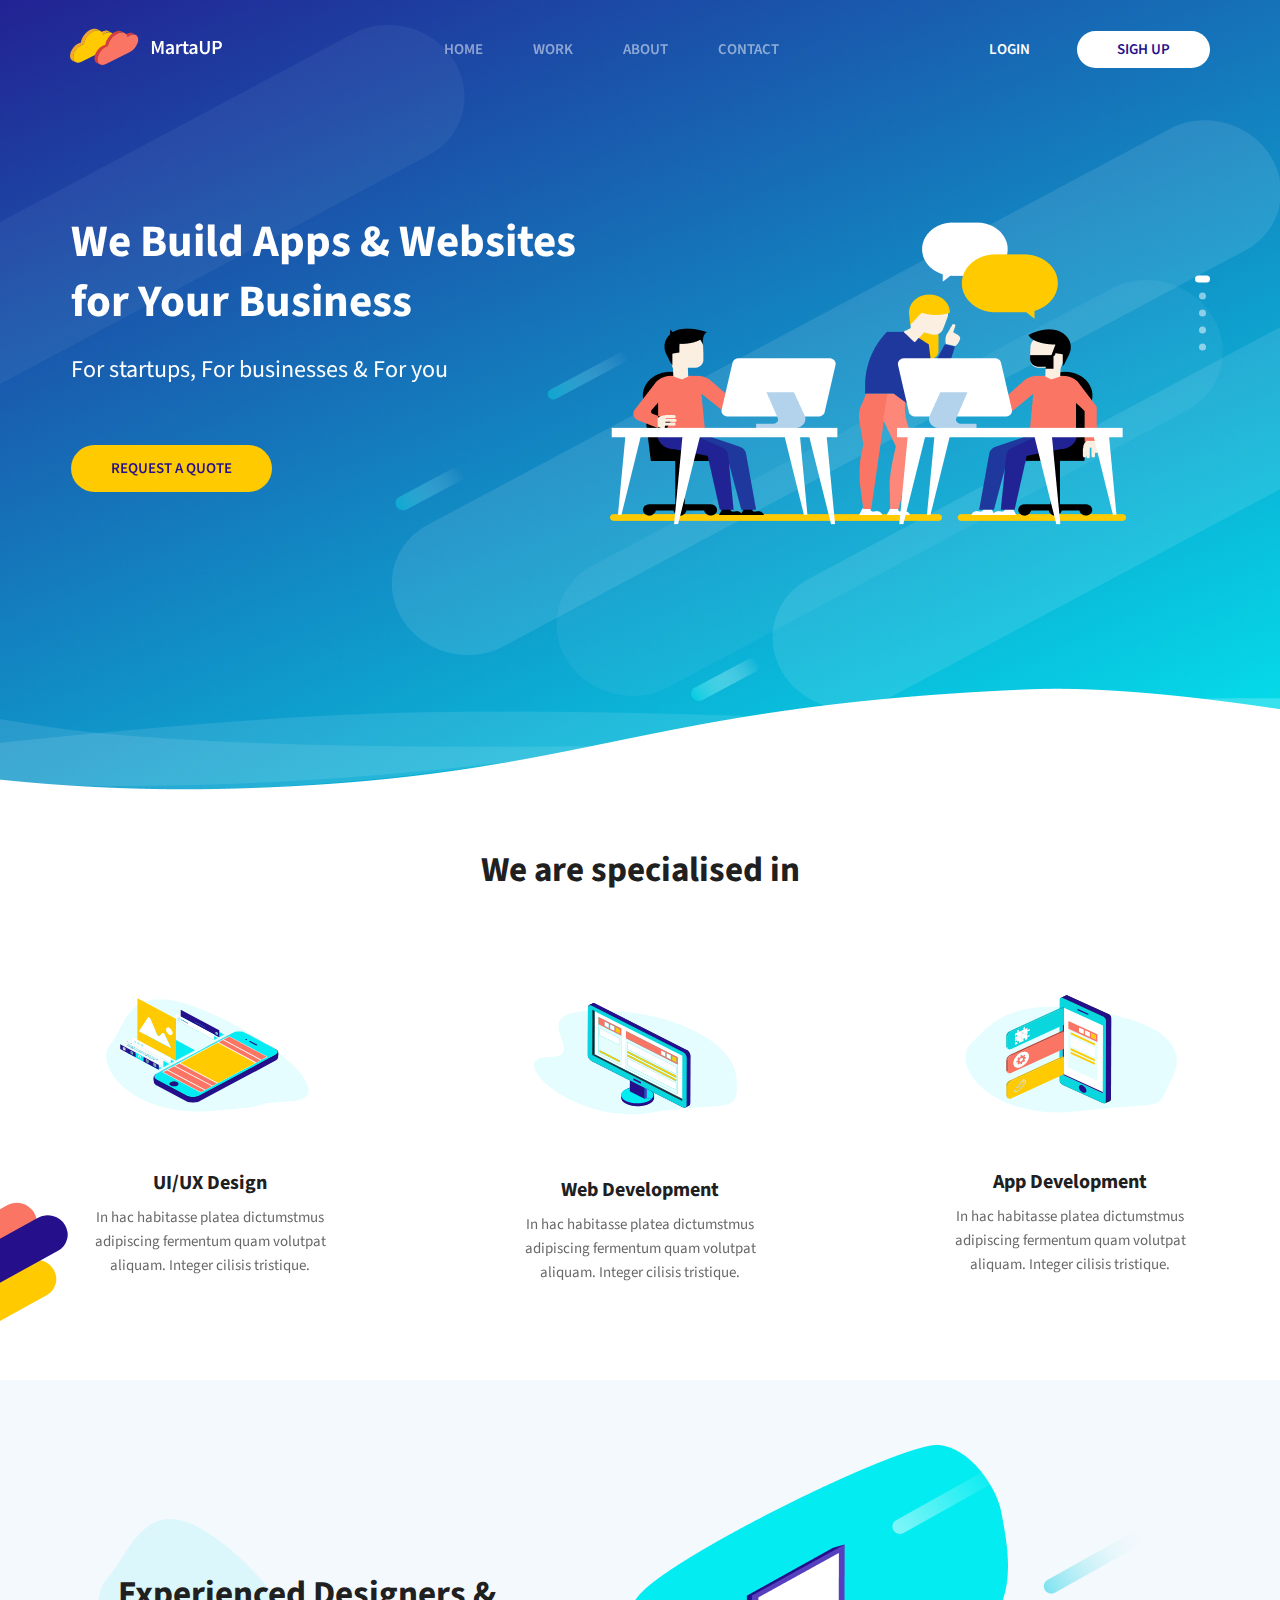
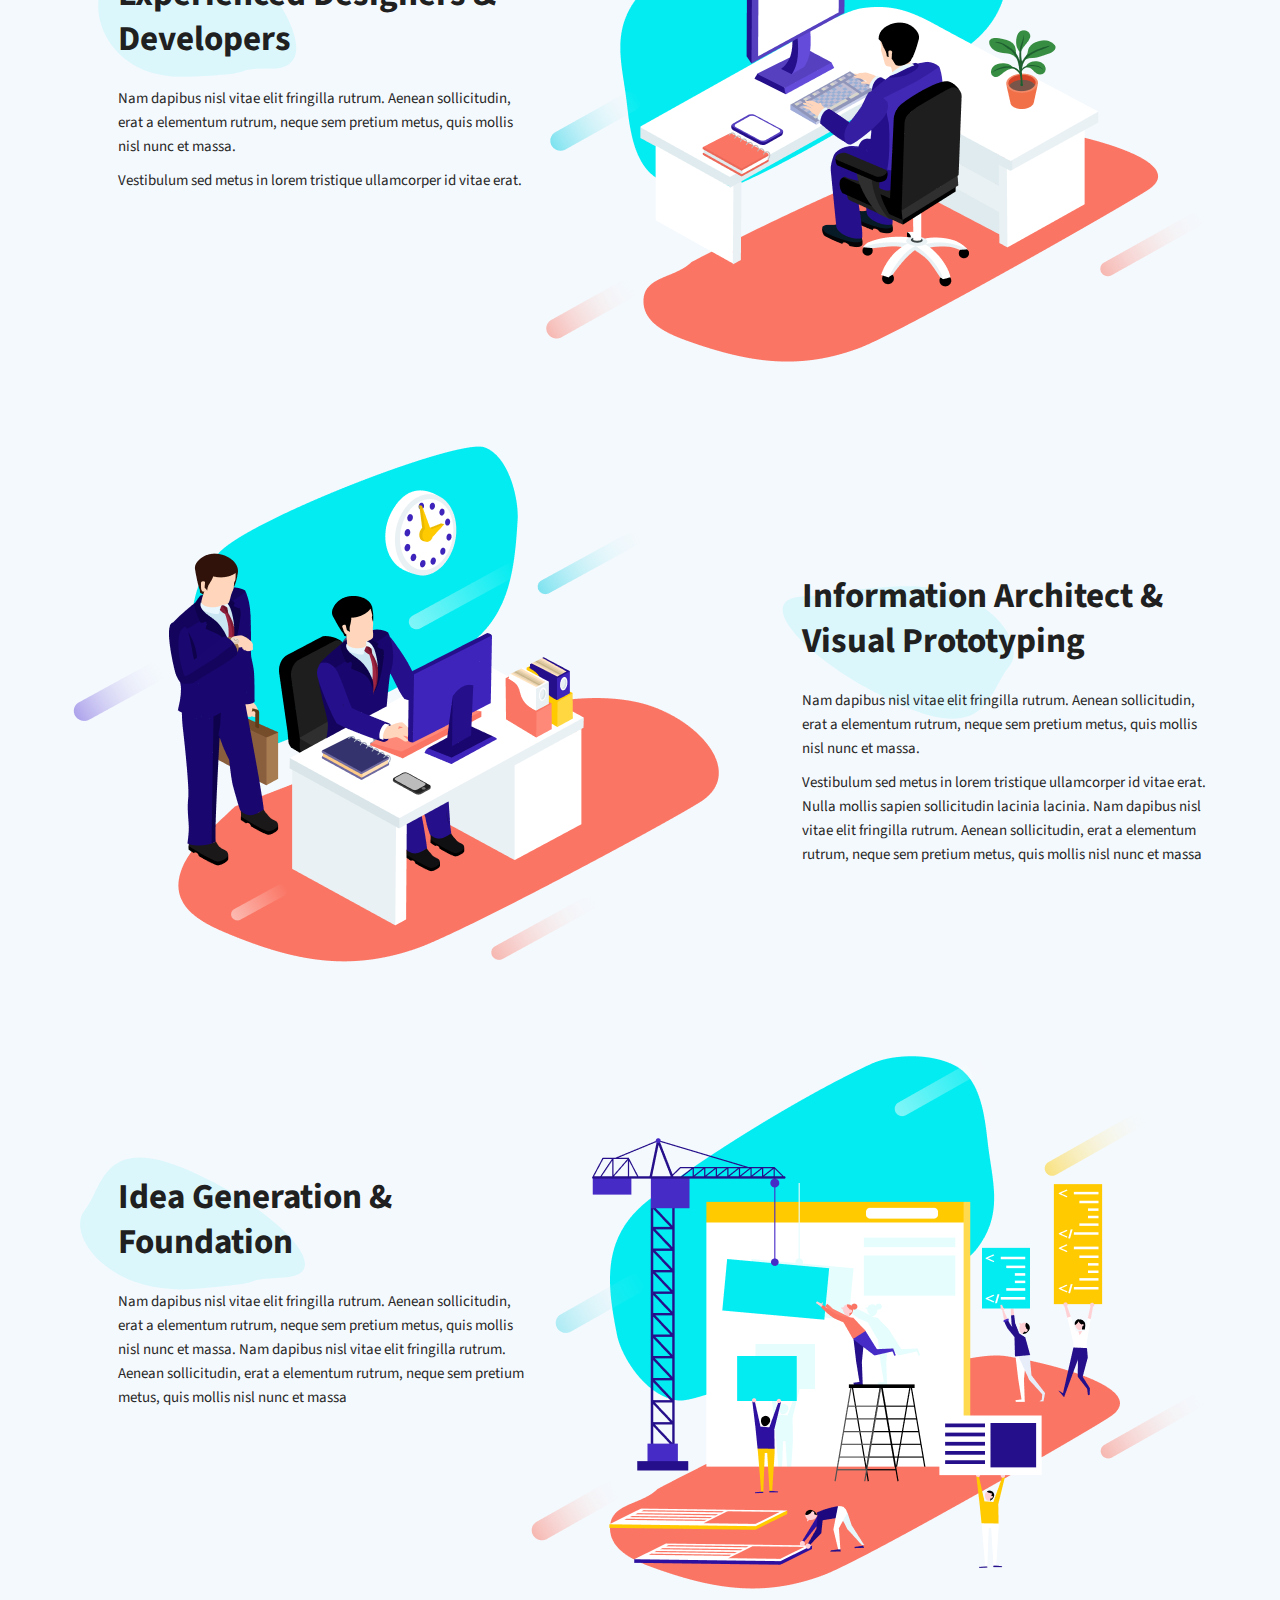
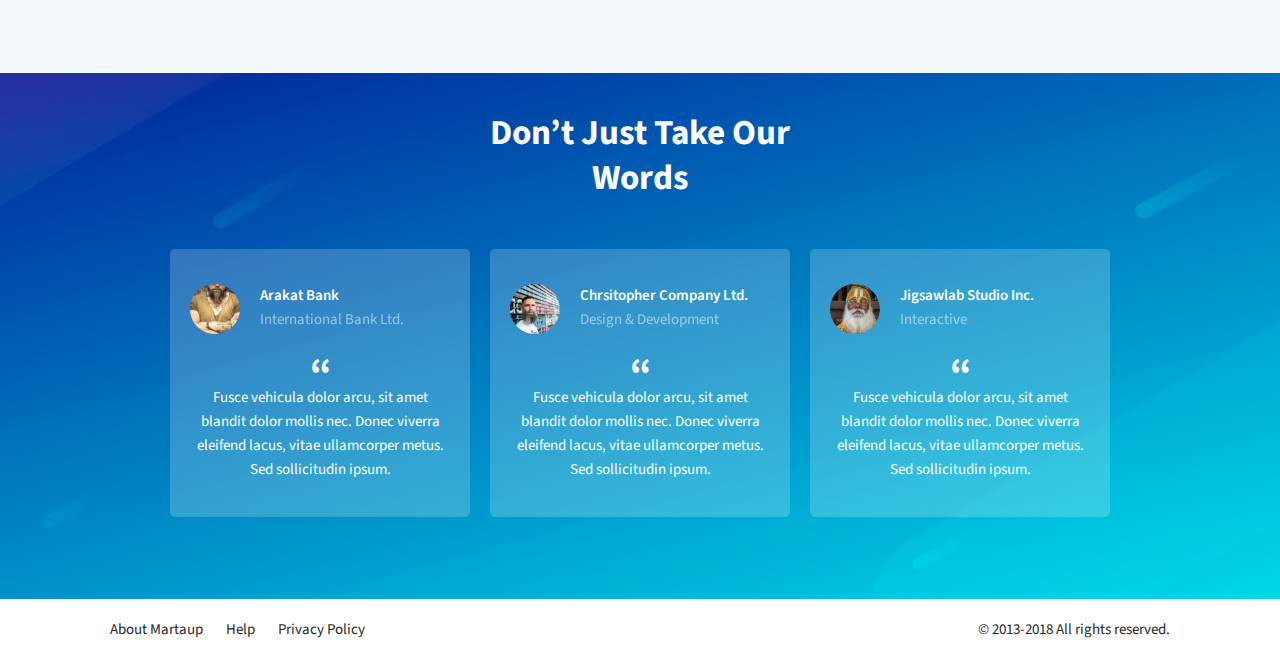
<file: martaup/martaup/index.html>
<!DOCTYPE html>
<html lang="en">

<head>
  <meta charset="UTF-8">
  <meta name="viewport" content="width=device-width, initial-scale=1.0">
  <meta http-equiv="X-UA-Compatible" content="ie=edge">
  <title>Document</title>
  <link href="https://fonts.googleapis.com/css?family=Source+Sans+Pro:400,600,700&display=swap" rel="stylesheet">
  <link rel="stylesheet" href="css/reset.css">
  <link rel="stylesheet" href="css/slick.css">
  <link rel="stylesheet" href="css/style.css">
</head>

<body>
  <header class="header">
    <div class="container">

      <div class="header__top">
        <div class="logo">
          <a href="#">
            <img src="images/Logo.svg" alt="">
          </a>
        </div>
        <nav class="menu">
          <div class="menu__btn">
            <span></span>
          </div>
          <ul class="menu__list">
            <li><a href="#">home</a></li>
            <li><a href="#">work</a></li>
            <li><a href="#">about</a></li>
            <li><a href="#">contact</a></li>
          </ul>
        </nav>
        <div class="header-btn">
          <a class="login" href="">login</a>
          <a class="sigh-up" href="">sigh up</a>
        </div>
      </div>

      <div class="header-slider">
        <div class="header-slider__item">
          <div class="header-slider__item-content">
            <div class="header-slider__item-info">
              <h3 class="header-slider__title">
                We Build Apps & Websites
                for Your Business
              </h3>
              <div class="header-slider__description">
                For startups, For businesses & For you
              </div>
              <a class="header-slider__btn" href="#">
                Request a quote
              </a>
            </div>
            <div class="header-slider__item-images">
              <img src="images/header-slider.png" alt="">
            </div>
          </div>
        </div>
        <div class="header-slider__item">
          <div class="header-slider__item-content">
            <div class="header-slider__item-info">
              <h3 class="header-slider__title">
                We Build Apps & Websites
                for Your Business
              </h3>
              <div class="header-slider__description">
                For startups, For businesses & For you
              </div>
              <a class="header-slider__btn" href="#">
                Request a quote
              </a>
            </div>
            <div class="header-slider__item-images">
              <img src="images/header-slider.png" alt="">
            </div>
          </div>
        </div>
        <div class="header-slider__item">
          <div class="header-slider__item-content">
            <div class="header-slider__item-info">
              <h3 class="header-slider__title">
                We Build Apps & Websites
                for Your Business
              </h3>
              <div class="header-slider__description">
                For startups, For businesses & For you
              </div>
              <a class="header-slider__btn" href="#">
                Request a quote
              </a>
            </div>
            <div class="header-slider__item-images">
              <img src="images/header-slider.png" alt="">
            </div>
          </div>
        </div>
        <div class="header-slider__item">
          <div class="header-slider__item-content">
            <div class="header-slider__item-info">
              <h3 class="header-slider__title">
                We Build Apps & Websites
                for Your Business
              </h3>
              <div class="header-slider__description">
                For startups, For businesses & For you
              </div>
              <a class="header-slider__btn" href="#">
                Request a quote
              </a>
            </div>
            <div class="header-slider__item-images">
              <img src="images/header-slider.png" alt="">
            </div>
          </div>
        </div>
        <div class="header-slider__item">
          <div class="header-slider__item-content">
            <div class="header-slider__item-info">
              <h3 class="header-slider__title">
                We Build Apps & Websites
                for Your Business
              </h3>
              <div class="header-slider__description">
                For startups, For businesses & For you
              </div>
              <a class="header-slider__btn" href="#">
                Request a quote
              </a>
            </div>
            <div class="header-slider__item-images">
              <img src="images/header-slider.png" alt="">
            </div>
          </div>
        </div>

      </div>

    </div>
  </header>

  <section class="specialised">
    <div class="container">
      <div class="specialised__title title">
        We are specialised in
      </div>

      <div class="specialised__items">
        <div class="specialised__item">
          <div class="specialised__item-img">
            <img src="images/specialised-img-1.svg" alt="">
          </div>
          <div class="specialised__item-title">
            UI/UX Design
          </div>
          <div class="specialised__item-text">
            In hac habitasse platea dictumstmus adipiscing fermentum quam volutpat aliquam. Integer cilisis tristique.
          </div>
        </div>

        <div class="specialised__item">
          <div class="specialised__item-img">
            <img src="images/specialised-img-2.svg" alt="">
          </div>
          <div class="specialised__item-title">
            Web Development
          </div>
          <div class="specialised__item-text">
            In hac habitasse platea dictumstmus adipiscing fermentum quam volutpat aliquam. Integer cilisis tristique.
          </div>
        </div>

        <div class="specialised__item">
          <div class="specialised__item-img">
            <img src="images/specialised-img-3.svg" alt="">
          </div>
          <div class="specialised__item-title">
            App Development
          </div>
          <div class="specialised__item-text">
            In hac habitasse platea dictumstmus adipiscing fermentum quam volutpat aliquam. Integer cilisis tristique.
          </div>
        </div>

      </div>
    </div>
  </section>

  <section class="advantages">
    <div class="container">

      <div class="advantages-box">
        <div class="advantages-box__info">
          <div class="advantages-box__title">
            Experienced Designers &
            Developers
          </div>
          <div class="advantages-box__text">
            <p>
              Nam dapibus nisl vitae elit fringilla rutrum. Aenean sollicitudin, erat a elementum rutrum, neque sem
              pretium metus, quis mollis nisl nunc et massa.
            </p>
            <p>
              Vestibulum sed metus in lorem tristique ullamcorper id vitae erat.
            </p>
          </div>
        </div>
        <div class="advantages-box__img">
          <img src="images/advantages-1.png" alt="">
        </div>
      </div>

      <div class="advantages-box advantages-box--right">
        <div class="advantages-box__info">
          <div class="advantages-box__title">
            Information Architect &
            Visual Prototyping
          </div>
          <div class="advantages-box__text">
            <p>
              Nam dapibus nisl vitae elit fringilla rutrum. Aenean sollicitudin, erat a elementum rutrum, neque sem
              pretium metus, quis mollis nisl nunc et massa.
            </p>
            <p>
              Vestibulum sed metus in lorem tristique ullamcorper id vitae erat. Nulla mollis sapien sollicitudin
              lacinia lacinia. Nam dapibus nisl vitae elit fringilla rutrum. Aenean sollicitudin, erat a elementum
              rutrum, neque sem pretium metus, quis mollis nisl nunc et massa
            </p>
          </div>
        </div>
        <div class="advantages-box__img">
          <img src="images/advantages-2.png" alt="">
        </div>
      </div>

      <div class="advantages-box">
        <div class="advantages-box__info">
          <div class="advantages-box__title">
            Idea Generation &
            Foundation
          </div>
          <div class="advantages-box__text">
            <p>
              Nam dapibus nisl vitae elit fringilla rutrum. Aenean sollicitudin, erat a elementum rutrum, neque sem
              pretium metus, quis mollis nisl nunc et massa. Nam dapibus nisl vitae elit fringilla rutrum. Aenean
              sollicitudin, erat a elementum rutrum, neque sem pretium metus, quis mollis nisl nunc et massa
            </p>
          </div>
        </div>
        <div class="advantages-box__img">
          <img src="images/advantages-3.png" alt="">
        </div>
      </div>

    </div>
  </section>

  <section class="reviews">
    <div class="container">
      <div class="reviews__title title">
        Don’t Just Take Our Words
      </div>
      <div class="reviews__items">

        <div class="reviews__item">
          <div class="reviews__item-head">
            <img src="images/rev-1.png" alt="">
            <div class="reviews__item-info">
              <div class="reviews__item-name">Arakat Bank</div>
              <div class="reviews__item-positions">International Bank Ltd.</div>
            </div>
          </div>
          <div class="reviews__item-text">
            Fusce vehicula dolor arcu, sit amet blandit dolor mollis nec. Donec viverra eleifend lacus, vitae
            ullamcorper metus. Sed sollicitudin ipsum.
          </div>
        </div>

        <div class="reviews__item">
          <div class="reviews__item-head">
            <img src="images/rev-2.png" alt="">
            <div class="reviews__item-info">
              <div class="reviews__item-name">Chrsitopher Company Ltd.</div>
              <div class="reviews__item-positions">Design & Development</div>
            </div>
          </div>
          <div class="reviews__item-text">
            Fusce vehicula dolor arcu, sit amet blandit dolor mollis nec. Donec viverra eleifend lacus, vitae
            ullamcorper metus. Sed sollicitudin ipsum.
          </div>
        </div>

        <div class="reviews__item">
          <div class="reviews__item-head">
            <img src="images/rev-3.png" alt="">
            <div class="reviews__item-info">
              <div class="reviews__item-name">Jigsawlab Studio Inc.</div>
              <div class="reviews__item-positions">Interactive</div>
            </div>
          </div>
          <div class="reviews__item-text">
            Fusce vehicula dolor arcu, sit amet blandit dolor mollis nec. Donec viverra eleifend lacus, vitae
            ullamcorper metus. Sed sollicitudin ipsum.
          </div>
        </div>

      </div>
    </div>
  </section>

  <footer>
    <div class="container">
      <div class="footer__inner">
        <div class="footer__link">
          <a href="">About Martaup</a>
          <a href="">Help</a>
          <a href="">Privacy Policy</a>
        </div>
        <div class="footer__copy">
          © 2013-2018 All rights reserved.
        </div>
      </div>
    </div>
  </footer>
  
  <script src="https://ajax.googleapis.com/ajax/libs/jquery/3.4.1/jquery.min.js"></script>
  <script src="js/slick.min.js"></script>
  <script src="js/main.js"></script>
</body>

</html>
</file>
<file: htmlacademy.ru (site: "Кваст")/css/style.css>
* {
  box-sizing: border-box;
}

.footer-menu-respons {
  display: none;
}

body {
  font-family: "Arial";
  font-size: 16px;
  font-weight: 400;
  line-height: 30px;
}

a {
  text-decoration: none;
  color: inherit;
}

h2 {
  font-size: 40px;
  line-height: 61px;
  color: #000000;
  font-family: "Arial";
  font-weight: bold;
  text-transform: uppercase;
}

h3 {
  font-size: 20px;
  line-height: 30px;
  color: #000000;
  font-family: "Arial";
  font-weight: bold;
  text-transform: uppercase;
}

.page-header {
  background-image: url(../img/header-bg.jpg);
  min-height: 550px;
  background-repeat: no-repeat;
  background-size: cover;
  background-position: top center;
}

.container {
  max-width: 820px;
  margin: 0 auto;
  padding-left: 10px;
  padding-right: 10px;
}

.header__top {
  display: flex;
  justify-content: space-between;
  height: 200px;
  align-items: center;
}

.main-menu__list {
  display: flex;
}

.main-menu__list li {
  border-top: 1px solid rgba(255, 255, 255, 0.2);
  border-bottom: 1px solid rgba(255, 255, 255, 0.2);
  padding-top: 10px;
  padding-bottom: 10px;
}

.main-menu__list li+li {
  padding-left: 55px;
}

.main-menu__list a {
  text-transform: uppercase;
  color: #fff;
  font-weight: bold;
}

.main-menu__list a:hover {
  color: #ffcb78;
}

.main-menu__list a:active {
  color: #ffcb78;
  opacity: 0.3;
}

.header-text {
  font-size: 70px;
  font-weight: 700;
  line-height: 70px;
  color: #fff;
  text-align: center;
  margin-top: 67px;
}

.header-dots {
  display: flex;
  list-style: none;
  position: absolute;
  right: 46%;
  top: 250px;
}

.header-dots button {
  border: 0;
  background: #fff;
  font-size: 0;
  padding: 0;
  opacity: 0.5;
  height: 5px;
  width: 5px;
  outline: 0;
  margin-left: 15px;
  display: block;
}

.header-dots .slick-active button {
  opacity: 1;
}

.news__title {
  font-size: 40px;
  line-height: 61px;
  color: #000000;
  font-weight: bold;
  text-transform: uppercase;
  margin: 80px 0 85px;
}

.news-item {
  display: flex;
  margin-bottom: 112px;
}

.news-item-one {
  position: relative;
  max-width: 397px;
  min-height: 776px;
  border-right: 1px solid #e5e5e5;
  border-left: 1px solid #e5e5e5;
}

.news-item-one h2 {
  margin-left: 37px;
}

.composition {
  position: absolute;
  width: 150px;
  right: 23px;
  top: 100px;
}

.news-item-one img {
  margin-left: 44px;
  margin-top: 46px;
}

.news-item-one .text {
  margin: 17px 33px 50px;
  color: #444444;
}

.composition-alco-price td {
  border: 1px solid #e5e5e5;
  width: 75px;
  height: 42px;
  line-height: 41px;
  color: #000000;
  font-family: "Arial";
  font-weight: bold;
  text-transform: uppercase;
  padding-left: 10px;
}

.ingredients {
  font-size: 14px;
  line-height: 24px;
  color: #444444;
  margin-top: 14px;
}

.buttom-more {
  line-height: 20px;
  color: #834700;
  font-weight: bold;
  padding: 18px 23px;
  border: 2px solid #834700;
  text-transform: uppercase;
}

.buttom-more:hover {
  color: #6a3900;
  border: 2px solid #6a3900;
}

.buttom-more:active {
  opacity: 0.3;
}

.buttom-buy {
  line-height: 20px;
  color: #ffffff;
  font-weight: bold;
  padding: 20px 22px 20px;
  text-transform: uppercase;
  background-color: #834700;
}

.buttom-buy:hover {
  background-color: #6a3900;
}

.buttom-buy:active {
  opacity: 0.3;
}

.news-item-one .buttom-price {
  margin-left: 25px;
}

.buttom-group {
  display: block;
  text-align: center;
}

.container-1 {
  max-width: 1020px;
  height: 410px;
  margin: 0 auto;
  padding-left: 10px;
  padding-right: 10px;
}

.container-1 ul {
  display: flex;
  height: 410px;
  align-items: center;
  justify-content: space-between;
}

.features {
  background-color: #ffcb78;
  height: 410px;
}

.features-post {
  width: 210px;
  height: 235px;
  list-style: none;
}

.container-1 li p {
  color: #444;
}

.container-1 li h3 {
  margin: 25px 0 15px;
}

.borders {
  position: relative;
}

.borders::before {
  content: "";
  height: 235px;
  width: 1px;
  background-color: #e5b56b;
  position: absolute;
  left: -95px;
}

.borders::after {
  content: "";
  height: 235px;
  width: 1px;
  background-color: #e5b56b;
  position: absolute;
  top: 0;
  left: 290px;
}

.history h2 {
  margin: 95px 0 80px;
}

.history dt {
  display: flex;
  justify-content: space-between;
  margin-bottom: 30px;
}

.history dd {
  display: flex;
  justify-content: space-between;
  margin-bottom: 70px;
  flex-direction: row-reverse;
}

.history a {
  font-style: italic;
  text-decoration: underline;
  color: #834700;
}

.history a:hover {
  color: #6a3900;
}

.history a:active {
  color: #cab7a2;
}

.history p {
  color: #444444;
  max-width: 480px;
}

.history .margin-block {
  margin-bottom: 86px;
}

.otzivi {
  background-color: #ede5d8;
  padding-top: 80px;
  padding-bottom: 100px;
}

.otzivi h2 {
  margin: 0 0 70px;
}

.otzivi p {
  max-width: 690px;
  color: #404040;
  margin-bottom: 44px;
}

.otzivi p::before {
  content: "\201d";
  position: absolute;
  font-size: 150px;
  left: -80px;
  top: 185px;
  opacity: 0.4;
}

.btn-otzivi {
  opacity: 0.3;
  color: #000000;
  font-size: 16px;
  font-weight: bold;
  line-height: 20px;
  text-transform: uppercase;
  padding: 17px 22px;
  border: 2px solid #000000;
}

.btn-otzivi:hover {
  background-color: #a5a097;
  color: #fff;
  border-color: #a5a097;
  opacity: 1;
}

.btn-otzivi:active {
  background-color: #8f8a81;
  color: #ffffff;
  opacity: 0.3;
}

.otzivi .container {
  position: relative;
}

.otzivi h3 {
  position: absolute;
  display: inline;
  right: 0;
}

.price h2 {
  margin: 95px 0 90px;
}

.table-price {
  width: 100%;
  margin-bottom: 90px;
  text-transform: uppercase;
}

.table-price td {
  border-bottom: 1px solid #999999;
  border-top: 1px solid #999999;
  padding: 25px 0;
}

.table-price th {
  font-size: 11px;
  line-height: 30px;
  font-weight: normal;
  color: #999999;
  padding-bottom: 40px;
  text-align: left;
}

.table-price tr td:nth-child(1) {
  font-size: 16px;
  line-height: 30px;
  color: #000000;
  font-weight: bold;
  text-transform: uppercase;
}

.table-price sup {
  font-size: 8px;
  line-height: 30px;
  color: #ffffff;
  font-weight: bold;
  padding: 4px 5px 3px 5px;
  border-radius: 2px;
  background-color: #000;
  position: relative;
  right: -25px;
  top: -7px;
}

.table-price tr td:nth-child(5),
.table-price tr th:nth-child(5) {
  text-align: right;
}

.form-feedback {
  background-color: #ffcb78;
  padding-bottom: 105px;
}

.form-feedback h2 {
  margin: 0 0 85px;
  padding-top: 85px;
}

.form-feedback p {
  font-size: 16px;
  line-height: 30px;
  color: #444444;
  margin-bottom: 75px;
}

form label {
  display: block;
  font-size: 16px;
  line-height: 20px;
  color: #000000;
  font-weight: bold;
  text-transform: uppercase;
  margin-bottom: 12px;
}

.form-form-group input,
#value-item {
  width: 630px;
  height: 50px;
  background-color: #e5b56c;
  border: none;
  font-size: 16px;
  line-height: 20px;
  color: #9f7e4a;
  font-weight: bold;
  text-transform: uppercase;
  margin-bottom: 25px;
  padding-left: 15px;
}

.form-form-group textarea {
  width: 630px;
  height: 120px;
  background-color: #e5b56c;
  border: none;
  font-size: 16px;
  line-height: 20px;
  color: #9f7e4a;
  font-weight: bold;
  text-transform: uppercase;
  margin-bottom: 25px;
  padding-left: 15px;
}

.form-form-group input:hover,
.form-form-group textarea:hover,
#value-item:hover {
  background-color: #d9ac66;
}

.form-form-group input:focus,
.form-form-group textarea:focus,
#value-item:focus {
  background-color: #fff;
  font-size: 16px;
  line-height: 20px;
  color: #000000;
  font-weight: bold;
  text-transform: uppercase;
}

#phone,
#phone-2 {
  width: 290px;
}

.phone-wrapper {
  display: flex;
}

.phone-2 {
  margin-left: 50px;
}

.checkbox input[type="checkbox"] {
  display: none;
}

.checkbox label::before {
  content: " ";
  width: 36px;
  height: 36px;
  background-color: #e5b56c;
  display: inline-block;
  margin-right: 18px;
  cursor: pointer;
  position: relative;
}

.checkbox {
  position: relative;
  width: 630px;
}

.checkbox label {
  cursor: pointer;
}

.checkbox label::after {
  display: none;
  width: 36px;
  height: 36px;
  content: "✔";
  font-size: 30px;
  position: absolute;
  top: 10px;
  left: 5px;
}

.checkbox input:checked+label::after {
  display: block;
}

.form-form button {
  width: 200px;
  height: 50px;
  background-color: #834700;
  border: none;
  margin-top: 40px;
  font-size: 16px;
  line-height: 20px;
  color: #ffffff;
  font-weight: bold;
  text-transform: uppercase;
  cursor: pointer;
}

.form-form button:hover {
  background-color: #6a3900;
}

.form-form button:active {
  opacity: 0.3;
}

footer {
  background-color: #000;
}

.footer-top {
  display: flex;
  justify-content: space-between;
  height: 180px;
  align-items: center;
}

.logo-footer {
  position: relative;
  left: -70px;
}

.footer-social p {
  font-size: 14px;
  line-height: 20px;
  color: #989898;
  margin-left: 90px;
}

.footer-social {
  display: flex;
  vertical-align: middle;
  width: 500px;
  align-items: center;
}

.footer-social img {
  position: relative;
  top: 20px;
  left: 25px;
}

.footer-social a {
  background-color: #1b1b1b;
  border: 1px solid rgba(255, 255, 255, 0.2);
  min-width: 72px;
  min-height: 68px;
}

.footer-scool {
  display: flex;
  align-items: center;
}

.footer-scool p {
  font-size: 14px;
  line-height: 20px;
  color: #989898;
  font-weight: bold;
  display: inline-block;
  margin-left: 30px;
}

.footer-scool img {
  padding: 16px 21px;
  background-color: #1b1b1b;
  border: 1px solid rgba(255, 255, 255, 0.2);
}

.footer-wrapper {
  display: flex;
  justify-content: space-between;
}

.footer .container-1 {
  height: auto;
  padding-bottom: 45px;
}

.footer-social a:hover {
  border: 1px solid #ffcb78;
  opacity: 0.8;
}

.footer-social a:active {
  border: 1px solid #ffcb78;
  opacity: 0.3;
}

.footer-scool img:hover {
  border: 1px solid #ffcb78;
  opacity: 0.8;
}

.footer-scool img:active {
  border: 1px solid #ffcb78;
  opacity: 0.3;
}

.menu-decor {
  display: none;
}

/* RESPONSIVE */

@media (max-width: 1090px) {
  .container-1 ul {
    justify-content: space-evenly;
  }

  .borders::before,
  .borders::after {
    display: none;
  }

  .otzivi h3 {
    right: 20px;
  }
}

@media (max-width: 990px) {
  .logo-footer {
    left: 0;
  }
}

@media (max-width: 850px) {
  .header__top {
    flex-direction: column;
    padding-top: 30px;
  }
}

@media (max-width: 810px) {
  .news .slick-slide div:first-child {
    display: flex;
    justify-content: center;
  }

  .news-item-one {
    border: none;
    min-height: 700px;
  }

  .news-item-one img {
    width: 60%;
  }

  .news-item {
    align-items: center;
    justify-content: space-between;
    display: flex;
    margin-top: 45px;
    margin-bottom: 45px;
  }

  .news-item h2::after {
    content: 'новинка';
    font-size: 8px;
    line-height: 10px;
    color: #ffffff;
    font-weight: bold;
    font-size: 10px;
    padding: 4px 5px 3px 5px;
    border-radius: 2px;
    background-color: #000;
    position: relative;
    left: 10px;
    bottom: 15px;
  }

  .main-menu__list-footer li {
    border: none;
    padding-left: 15px;
  }

  .footer .main-menu__list-footer {
    display: none !important;
  }

  .footer-menu-respons {
    display: flex;
    color: ivory;
    text-transform: uppercase;
    flex-wrap: wrap;
  }

  .footer-menu-respons a {
    margin-left: 15px;
  }

  .footer-social p {
    display: none;
  }
}

@media (max-width: 700px) {
  .features {
    min-height: 800px;
  }

  .container-1 ul {
    flex-direction: column;
    min-height: 800px;
    justify-content: space-evenly;
  }

  .features-post {
    padding-top: 10px;
    padding-bottom: 10px;
    text-align: center;
  }

  .container-1 li h3 {
    margin-top: 5px;
    margin-bottom: 5px;
  }

  .history h2 {
    margin: 40px 0 30px;
  }

  .history dt {
    margin-bottom: 20px;
    flex-direction: column;
  }

  .history .container {
    padding-left: 30px;
    padding-right: 30px;
  }

  .history dd img {
    width: 200px;
    height: 120px;
    margin-left: 10px;
  }

  .history dd {
    flex-direction: column;
  }

  .history dd img {
    margin-bottom: 15px;
  }

  .history .dd {
    margin-bottom: 50px;
  }

  .otzivi .container {
    padding: 0 25px;
  }

  .otzivi h2 {
    margin: 0 0 30px;
  }

  .otzivi {
    padding-top: 45px;
    padding-bottom: 75px;
  }

  .price h2 {
    margin: 45px 0 35px;
  }

  .price .container {
    padding-left: 20px;
    padding-right: 20px;
  }

  .form-feedback h2 {
    margin: 0 0 20px;
    padding-top: 40px;
  }

  .form-feedback p {
    margin-bottom: 35px;
  }

  .form-form-group input,
  #value-item,
  #message,
  #phone-2,
  #phone {
    width: 100%;
    margin-bottom: 20px;
    padding-left: 10px;
  }

}

@media (max-width: 670px) {

}

@media (max-width: 650px) {
  .main-menu__list {
    display: none;
  }

  .main-menu {
    margin-top: 20px;
    display: flex;
    flex-direction: column;
    z-index: 2;
  }

  .header-text {
    font-size: 60px;
  }

  .menu-decor {
    display: block;
  }

  .main-menu__btn {
    width: 50px;
    height: 40px;
    margin: 10px auto;
    position: relative;
    cursor: pointer;
    border-radius: 50%;
  }

  .main-menu__btn span {
    width: 100%;
    height: 4px;
    background-color: #ffcb78;
    position: absolute;
    top: 45%;
  }

  .main-menu__btn span::before,
  .main-menu__btn span::after {
    content: "";
    width: 100%;
    height: 4px;
    background-color: rgb(255, 203, 120);
    position: absolute;
  }

  .main-menu__btn span::before {
    top: -10px;
  }

  .main-menu__btn span::after {
    bottom: -10px;
  }

  .main-menu__list li {
    background-color: rgba(255, 203, 120, 1);
    width: 200px;
    height: 50px;
    border-radius: 10px;
    padding-left: 0;
    text-align: center;
  }

  .main-menu__list li+li {
    padding-left: 0;
    text-align: center;
  }

  .main-menu__list li:last-child {
    margin-bottom: 15px;
  }

  .header-slider-jq {
    z-index: 1;
  }

  .main-menu__list li a:hover {
    color: #834700;
  }

}

@media (max-width: 600px) {
  .btn-otzivi {
    font-size: 13px;
    padding: 11px 11px;
  }

  .otzivi p {
    margin-bottom: 25px;
  }

  .otzivi h3 {
    font-size: 15px;
  }
}

@media (max-width: 550px) {
  .header-text {
    font-size: 50px;
    line-height: 60px;
  }

}

@media (max-width: 490px) {
  .header-text {
    line-height: 50px;
  }

  .otzivi h3 {
    display: none;;
  }

  .table-price sup {
    right: 45px;
    top: 15px;
  }

  .checkbox span{
    position: relative;
    top: 30px;
    left: -55px;
    font-size: 12px;
  }

  .phone-wrapper {
    flex-direction: column;
  }

  .phone-2 {
    margin-left: 0;
  }

  .footer-scool p {
    display: none;
  }
}

@media (max-width: 400px) {
  .news-h2 {
    font-size: 30px;
  }

  .composition-alco-price td {
    font-size: 13px;
    width: 65px;
    height: 35px;
  }
}

@media (max-width: 390px) {
  .header-text {
    font-size: 40px;
    line-height: 40px;
    margin-top: 80px;
  }

  .table-price sup {
    display: none;
  }
}

@media (max-width: 360px) {
  .buttom-more {
    line-height: 20px;
    font-size: 13px;
    padding: 13px 17px;
  }

  .buttom-buy {
    line-height: 20px;
    font-size: 13px;
    padding: 15px 17px;
  }

  .news-item-one .buttom-price {
    margin-left: 10px;
  }
}

@media (max-width: 340px) {
  .composition {
    right: 0;
  }
}




@media (min-width: 650px) {
  .main-menu__list {
    display: flex !important;
  }
}
</file>
<file: martaup (youtube: От-0-до-1)/martaup/css/style.css>
* {
  box-sizing: border-box;
}

body {
  font-family: 'Source Sans Pro', sans-serif;
  font-size: 15px;
  line-height: 24px;
}

a {
  text-decoration: none;
  color: inherit;
}

.header {
  background-image: url(../images/header-bg.jpg);
  min-height: 793px;
  background-repeat: no-repeat;
  background-size: cover;
  background-position: top center;
}

.container {
  max-width: 1170px;
  margin-right: auto;
  margin-left: auto;
  padding-left: 15px;
  padding-right: 15px;
}

.header__top {
  display: flex;
  flex-direction: row;
  justify-content: space-between;
  height: 100px;
  align-items: center;
}

.menu__list {
  display: flex;
}

.menu__list li+li {
  padding-left: 50px;
}

.login {
  padding-right: 44px;
  color: #fff;
  font-weight: 600;
  text-transform: uppercase;
}

.menu__list a {
  opacity: 0.5;
  color: #fff;
  font-weight: 600;
  text-transform: uppercase;
  transition: all 0.5s;
}

.menu__list a:hover {
  opacity: 1;
}

.sigh-up {
  background-color: #fff;
  color: #250F8A;
  font-weight: 600;
  text-transform: uppercase;
  padding: 8px 40px;
  border-radius: 20px;
}

.header-slider {
  padding-top: 111px;
}

.header-slider__item-content {
  display: flex;
  justify-content: space-between;
}

.header-slider__item-info {
  color: #fff;
}

.header-slider__title {
  font-weight: 700;
  font-size: 45px;
  line-height: 60px;
  margin-bottom: 10px;
}

.header-slider__description {
  font-size: 24px;
  line-height: 55px;
  margin-bottom: 60px;
}

.header-slider__btn {
  text-transform: uppercase;
  color: #250F8A;
  font-weight: 600;
  background-color: #FFCA00;
  padding: 13px 40px;
  border-radius: 25px;
}

.header-slider__item-images {
  margin-right: 82px;
  margin-top: 10px;
}

.header-dots {
  list-style: none;
  position: absolute;
  right: 0;
  top: 50%;
  transform: translateY(-50%);
}

.header-dots button {
  border: 0;
  background: #fff;
  opacity: 0.5;
  font-size: 0;
  padding: 0;
  height: 7px;
  width: 7px;
  border-radius: 3.5px;
  cursor: pointer;
  outline: 0;
  margin: 10px auto;
  display: block;
}

.header-dots .slick-active button {
  width: 15px;
  opacity: 1;
}

/*SECTION-1*/

.specialised {
  padding: 55px 0px 95px;
  background-image: url(../images/specialised-bg.svg);
  background-position: left bottom;
  background-repeat: no-repeat;
  color: #202020;
  text-align: center;
}

.specialised__title {
  margin-bottom: 95px;
}

.title {
  font-size: 35px;
  line-height: 45px;
  font-weight: 700;
  text-align: center;
}

.specialised__items {
  display: flex;
  justify-content: space-between;
  margin: 0 auto;
}

.specialised__item {
  width: 280px;
}

.specialised__item-img {
  margin-bottom: 23px;
  min-height: 159px;
}

.specialised__item-title {
  font-weight: bold;
  font-size: 20px;
  margin-bottom: 11px;
}

.specialised__item-text {
  color: #272727;
  mix-blend-mode: normal;
  opacity: 0.7;
  padding: 0 10px;
}

/*SECTION-2*/

.advantages {
  padding-top: 64px;
  background-color: #f4f9fd;
  background-image: url(../images/advantages-bg.svg);
  background-repeat: no-repeat;
  background-position: right center;
}

.advantages-box {
  display: flex;
  justify-content: space-between;
  padding-bottom: 76px;
}

.advantages-box--right {
  flex-direction: row-reverse;
}

.advantages-box__info {
  max-width: 456px;
  padding-top: 60px;
  background-image: url(../images/title-bg-1.svg);
  background-repeat: no-repeat;
  background-position: 28px 75px;
}

.advantages-box--right .advantages-box__info {
  background-image: url(../images/title-bg-2.svg);
  background-position: 28px 140px;
}

.advantages-box:nth-child(3) .advantages-box__info {
  background-image: url(../images/title-bg-3.svg);
  background-position: 10px 110px;
}

.advantages-box__title {
  font-weight: bold;
  font-size: 35px;
  line-height: 45px;
  color: #202020;
  padding-bottom: 15px;
  padding-top: 68px;
  padding-left: 48px;
}

.advantages-box__text {
  padding-left: 48px;
  color: #272727;
}

.advantages-box__text p {
  margin: 10px 0;
}

.reviews {
  background-image: url(../images/reviews-bg.jpg);
  background-repeat: no-repeat;
  background-position: top center;
  background-size: cover;
  padding: 38px 0 82px;
}

.reviews__title {
  color: #fff;
  margin: 0 auto 48px;
  max-width: 384px;
}

.reviews__items {
  max-width: 940px;
  display: flex;
  justify-content: space-between;
  margin: 0 auto;
}

.reviews__item {
  width: 300px;
  border-radius: 5px;
  background-color: rgba(255, 255, 255, .2);
  padding: 35px 20px;
  color: #fff;
}

.reviews__item-head {
  margin-bottom: 13px;
  display: flex;
}

.reviews__item-head img {
  margin-right: 20px;
}

.reviews__item-name {
  font-weight: 600;
}

.reviews__item-positions {
  opacity: 0.5;
}

.reviews__item-text {
  text-align: center;
  padding-top: 39px;
  position: relative;
}

.reviews__item-text::before {
  content: "“";
  font-weight: bold;
  font-size: 40px;
  line-height: 55px;
  position: absolute;
  top: 0;
  left: 0;
  right: 0;
}

.footer__inner {
  display: flex;
  justify-content: space-between;
  align-items: center;
  height: 61px;
  color: #272727;
  padding: 0 40px;
}

.footer__link a+a {
  margin-left: 20px;
}

/* RESPONSIVE */

@media (max-width: 1500px) {
  .advantages {
    background-image: none;
  }
}

@media (max-width: 1390px) {
  .specialised {
    background-size: 75px;
  }
}

@media (max-width: 1250px) {
  .specialised {
    background-image: none;
  }

  .advantages-box__img img {
    width: 80%;
    margin: auto auto;
  }

  .advantages-box__img {
    text-align: center;
  }

  .advantages-box {
    justify-content: space-around;
  }

  .advantages-box--right .advantages-box__title {
    padding: 30px 0 15px 20px;
  }

  .advantages-box--right .advantages-box__text {
    padding-left: 20px;
  }

  .advantages-box--right .advantages-box__info {
    padding-right: 20px;
  }
}

@media (max-width: 1195px) {
  .header-slider__item-images {
    margin: 50px 20px 0 0;
  }

  .header-slider__item-images img {
    width: 80%;
  }

  .header-slider__item-info {
    padding: 50px 0;
  }

  .header-slider {
    padding-top: 25px;
  }

  .advantages-box__info {
    padding-top: 10px;
  }
}

@media (max-width: 970px) {
  .advantages-box__info {
    padding-top: 0px;
  }

  .advantages-box__title {
    padding-top: 10px;
  }

  .advantages-box--right .advantages-box__title {
    padding-top: 10px;
  }

  .advantages-box__img img {
    width: 70%;
    margin-top: 40px;
  }

  .reviews__items {
    flex-wrap: wrap;
  }

  .reviews__item {
    width: 48%;
    margin-bottom: 25px;
  }
}

@media (max-width: 924px) {
  .header__top {
    flex-wrap: wrap;
  }

  .header-btn {
    width: 100%;
    text-align: right;
  }

  .login {
    margin-right: 30px;
  }
}

@media (max-width: 900px) {
  .header-slider__item-images {
    display: none;
  }

  .advantages-box__info {
    max-width: 100%;
  }

  .advantages-box {
    flex-wrap: wrap;
    padding-bottom: 20px;
  }

  .advantages {
    padding-top: 20px;
  }

  .advantages-box__img img {
    width: 90%;
  }

  .advantages-box__title {
    padding-left: 10px;
    font-size: 30px;
  }

  .advantages-box__text {
    padding-left: 10px;
  }

  .advantages-box--right .advantages-box__title {
    padding-left: 10px;
  }

  .advantages-box--right .advantages-box__text {
    padding-left: 10px;
  }
}

@media (max-width: 775px) {
  .specialised {
    padding: 20px 0px 40px;
  }

  .specialised__title {
    margin-bottom: 40px;
  }

  .specialised__items {
    flex-wrap: wrap;
  }

  .specialised__item {
    width: 50%;
    margin-bottom: 20px;
  }
}

@media (max-width: 630px) {
  .reviews__items {
    display: block;
  }

  .reviews__item {
    width: 100%;
    margin-bottom: 25px;
  }

  .reviews {
    padding-bottom: 20px;
  }

  .reviews__title {
    margin-bottom: 20px;
  }

  .footer__inner {
    display: block;
    width: 100%;
    text-align: center;
  }

  .footer__link {
    margin: 10px 0 10px;
  }

  .footer__copy {
    margin-bottom: 20px;
  }
}

@media (max-width: 570px) {
  .menu__list {
    display: none;
    position: absolute;
    top: 120px;
    text-align: center;
    left: 0;
    width: 100%;
    background-color: #1c448c;
    z-index: 5;
  }

  .menu__list li+li {
    padding-left: 0px;
  }

  .menu__list a {
    display: block;
    padding: 10px 0;
  }

  .menu__btn {
    width: 30px;
    height: 20px;
    position: relative;
  }

  .menu__btn span {
    width: 100%;
    height: 2px;
    background-color: #fff;
    top: 9px;
    position: absolute;
  }

  .menu__btn::after,
  .menu__btn::before {
    content: "";
    width: 100%;
    height: 2px;
    position: absolute;
    background-color: #fff;
  }

  .menu__btn::after {
    top: 0;
  }

  .menu__btn::before {
    bottom: 0;
  }

  .header {
    min-height: 580px;
  }

  .header-slider__item-info {
    padding: 10px 30px 10px 0;
  }

  .header-slider__description {
    margin-bottom: 20px;
    font-size: 20px;
    line-height: 35px;
  }

  .header-slider__title {
    font-size: 35px;
    line-height: 40px;
  }
}

@media (max-width: 540px) {
  .specialised__items {
    display: block;
  }

  .specialised__item {
    width: 100%;
  }

  .title {
    font-size: 30px;
    line-height: 40px;
  }
}

@media (min-width: 570px) {
  .menu__list {
    display: flex !important;
  }
}
</file>
<file: martaup/martaup/css/style.css>
* {
  box-sizing: border-box;
}

body {
  font-family: 'Source Sans Pro', sans-serif;
  font-size: 15px;
  line-height: 24px;
}

a {
  text-decoration: none;
  color: inherit;
}

.header {
  background-image: url(../images/header-bg.jpg);
  min-height: 793px;
  background-repeat: no-repeat;
  background-size: cover;
  background-position: top center;
}

.container {
  max-width: 1170px;
  margin-right: auto;
  margin-left: auto;
  padding-left: 15px;
  padding-right: 15px;
}

.header__top {
  display: flex;
  flex-direction: row;
  justify-content: space-between;
  height: 100px;
  align-items: center;
}

.menu__list {
  display: flex;
}

.menu__list li+li {
  padding-left: 50px;
}

.login {
  padding-right: 44px;
  color: #fff;
  font-weight: 600;
  text-transform: uppercase;
}

.menu__list a {
  opacity: 0.5;
  color: #fff;
  font-weight: 600;
  text-transform: uppercase;
  transition: all 0.5s;
}

.menu__list a:hover {
  opacity: 1;
}

.sigh-up {
  background-color: #fff;
  color: #250F8A;
  font-weight: 600;
  text-transform: uppercase;
  padding: 8px 40px;
  border-radius: 20px;
}

.header-slider {
  padding-top: 111px;
}

.header-slider__item-content {
  display: flex;
  justify-content: space-between;
}

.header-slider__item-info {
  color: #fff;
}

.header-slider__title {
  font-weight: 700;
  font-size: 45px;
  line-height: 60px;
  margin-bottom: 10px;
}

.header-slider__description {
  font-size: 24px;
  line-height: 55px;
  margin-bottom: 60px;
}

.header-slider__btn {
  text-transform: uppercase;
  color: #250F8A;
  font-weight: 600;
  background-color: #FFCA00;
  padding: 13px 40px;
  border-radius: 25px;
}

.header-slider__item-images {
  margin-right: 82px;
  margin-top: 10px;
}

.header-dots {
  list-style: none;
  position: absolute;
  right: 0;
  top: 50%;
  transform: translateY(-50%);
}

.header-dots button {
  border: 0;
  background: #fff;
  opacity: 0.5;
  font-size: 0;
  padding: 0;
  height: 7px;
  width: 7px;
  border-radius: 3.5px;
  cursor: pointer;
  outline: 0;
  margin: 10px auto;
  display: block;
}

.header-dots .slick-active button {
  width: 15px;
  opacity: 1;
}

/*SECTION-1*/

.specialised {
  padding: 55px 0px 95px;
  background-image: url(../images/specialised-bg.svg);
  background-position: left bottom;
  background-repeat: no-repeat;
  color: #202020;
  text-align: center;
}

.specialised__title {
  margin-bottom: 95px;
}

.title {
  font-size: 35px;
  line-height: 45px;
  font-weight: 700;
  text-align: center;
}

.specialised__items {
  display: flex;
  justify-content: space-between;
  margin: 0 auto;
}

.specialised__item {
  width: 280px;
}

.specialised__item-img {
  margin-bottom: 23px;
  min-height: 159px;
}

.specialised__item-title {
  font-weight: bold;
  font-size: 20px;
  margin-bottom: 11px;
}

.specialised__item-text {
  color: #272727;
  mix-blend-mode: normal;
  opacity: 0.7;
  padding: 0 10px;
}

/*SECTION-2*/

.advantages {
  padding-top: 64px;
  background-color: #f4f9fd;
  background-image: url(../images/advantages-bg.svg);
  background-repeat: no-repeat;
  background-position: right center;
}

.advantages-box {
  display: flex;
  justify-content: space-between;
  padding-bottom: 76px;
}

.advantages-box--right {
  flex-direction: row-reverse;
}

.advantages-box__info {
  max-width: 456px;
  padding-top: 60px;
  background-image: url(../images/title-bg-1.svg);
  background-repeat: no-repeat;
  background-position: 28px 75px;
}

.advantages-box--right .advantages-box__info {
  background-image: url(../images/title-bg-2.svg);
  background-position: 28px 140px;
}

.advantages-box:nth-child(3) .advantages-box__info {
  background-image: url(../images/title-bg-3.svg);
  background-position: 10px 110px;
}

.advantages-box__title {
  font-weight: bold;
  font-size: 35px;
  line-height: 45px;
  color: #202020;
  padding-bottom: 15px;
  padding-top: 68px;
  padding-left: 48px;
}

.advantages-box__text {
  padding-left: 48px;
  color: #272727;
}

.advantages-box__text p {
  margin: 10px 0;
}

.reviews {
  background-image: url(../images/reviews-bg.jpg);
  background-repeat: no-repeat;
  background-position: top center;
  background-size: cover;
  padding: 38px 0 82px;
}

.reviews__title {
  color: #fff;
  margin: 0 auto 48px;
  max-width: 384px;
}

.reviews__items {
  max-width: 940px;
  display: flex;
  justify-content: space-between;
  margin: 0 auto;
}

.reviews__item {
  width: 300px;
  border-radius: 5px;
  background-color: rgba(255, 255, 255, .2);
  padding: 35px 20px;
  color: #fff;
}

.reviews__item-head {
  margin-bottom: 13px;
  display: flex;
}

.reviews__item-head img {
  margin-right: 20px;
}

.reviews__item-name {
  font-weight: 600;
}

.reviews__item-positions {
  opacity: 0.5;
}

.reviews__item-text {
  text-align: center;
  padding-top: 39px;
  position: relative;
}

.reviews__item-text::before {
  content: "“";
  font-weight: bold;
  font-size: 40px;
  line-height: 55px;
  position: absolute;
  top: 0;
  left: 0;
  right: 0;
}

.footer__inner {
  display: flex;
  justify-content: space-between;
  align-items: center;
  height: 61px;
  color: #272727;
  padding: 0 40px;
}

.footer__link a+a {
  margin-left: 20px;
}

/* RESPONSIVE */

@media (max-width: 1500px) {
  .advantages {
    background-image: none;
  }
}

@media (max-width: 1390px) {
  .specialised {
    background-size: 75px;
  }
}

@media (max-width: 1250px) {
  .specialised {
    background-image: none;
  }

  .advantages-box__img img {
    width: 80%;
    margin: auto auto;
  }

  .advantages-box__img {
    text-align: center;
  }

  .advantages-box {
    justify-content: space-around;
  }

  .advantages-box--right .advantages-box__title {
    padding: 30px 0 15px 20px;
  }

  .advantages-box--right .advantages-box__text {
    padding-left: 20px;
  }

  .advantages-box--right .advantages-box__info {
    padding-right: 20px;
  }
}

@media (max-width: 1195px) {
  .header-slider__item-images {
    margin: 50px 20px 0 0;
  }

  .header-slider__item-images img {
    width: 80%;
  }

  .header-slider__item-info {
    padding: 50px 0;
  }

  .header-slider {
    padding-top: 25px;
  }

  .advantages-box__info {
    padding-top: 10px;
  }
}

@media (max-width: 970px) {
  .advantages-box__info {
    padding-top: 0px;
  }

  .advantages-box__title {
    padding-top: 10px;
  }

  .advantages-box--right .advantages-box__title {
    padding-top: 10px;
  }

  .advantages-box__img img {
    width: 70%;
    margin-top: 40px;
  }

  .reviews__items {
    flex-wrap: wrap;
  }

  .reviews__item {
    width: 48%;
    margin-bottom: 25px;
  }
}

@media (max-width: 924px) {
  .header__top {
    flex-wrap: wrap;
  }

  .header-btn {
    width: 100%;
    text-align: right;
  }

  .login {
    margin-right: 30px;
  }
}

@media (max-width: 900px) {
  .header-slider__item-images {
    display: none;
  }

  .advantages-box__info {
    max-width: 100%;
  }

  .advantages-box {
    flex-wrap: wrap;
    padding-bottom: 20px;
  }

  .advantages {
    padding-top: 20px;
  }

  .advantages-box__img img {
    width: 90%;
  }

  .advantages-box__title {
    padding-left: 10px;
    font-size: 30px;
  }

  .advantages-box__text {
    padding-left: 10px;
  }

  .advantages-box--right .advantages-box__title {
    padding-left: 10px;
  }

  .advantages-box--right .advantages-box__text {
    padding-left: 10px;
  }
}

@media (max-width: 775px) {
  .specialised {
    padding: 20px 0px 40px;
  }

  .specialised__title {
    margin-bottom: 40px;
  }

  .specialised__items {
    flex-wrap: wrap;
  }

  .specialised__item {
    width: 50%;
    margin-bottom: 20px;
  }
}

@media (max-width: 630px) {
  .reviews__items {
    display: block;
  }

  .reviews__item {
    width: 100%;
    margin-bottom: 25px;
  }

  .reviews {
    padding-bottom: 20px;
  }

  .reviews__title {
    margin-bottom: 20px;
  }

  .footer__inner {
    display: block;
    width: 100%;
    text-align: center;
  }

  .footer__link {
    margin: 10px 0 10px;
  }

  .footer__copy {
    margin-bottom: 20px;
  }
}

@media (max-width: 570px) {
  .menu__list {
    display: none;
    position: absolute;
    top: 120px;
    text-align: center;
    left: 0;
    width: 100%;
    background-color: #1c448c;
    z-index: 5;
  }

  .menu__list li+li {
    padding-left: 0px;
  }

  .menu__list a {
    display: block;
    padding: 10px 0;
  }

  .menu__btn {
    width: 30px;
    height: 20px;
    position: relative;
  }

  .menu__btn span {
    width: 100%;
    height: 2px;
    background-color: #fff;
    top: 9px;
    position: absolute;
  }

  .menu__btn::after,
  .menu__btn::before {
    content: "";
    width: 100%;
    height: 2px;
    position: absolute;
    background-color: #fff;
  }

  .menu__btn::after {
    top: 0;
  }

  .menu__btn::before {
    bottom: 0;
  }

  .header {
    min-height: 580px;
  }

  .header-slider__item-info {
    padding: 10px 30px 10px 0;
  }

  .header-slider__description {
    margin-bottom: 20px;
    font-size: 20px;
    line-height: 35px;
  }

  .header-slider__title {
    font-size: 35px;
    line-height: 40px;
  }
}

@media (max-width: 540px) {
  .specialised__items {
    display: block;
  }

  .specialised__item {
    width: 100%;
  }

  .title {
    font-size: 30px;
    line-height: 40px;
  }
}

@media (min-width: 570px) {
  .menu__list {
    display: flex !important;
  }
}
</file>
